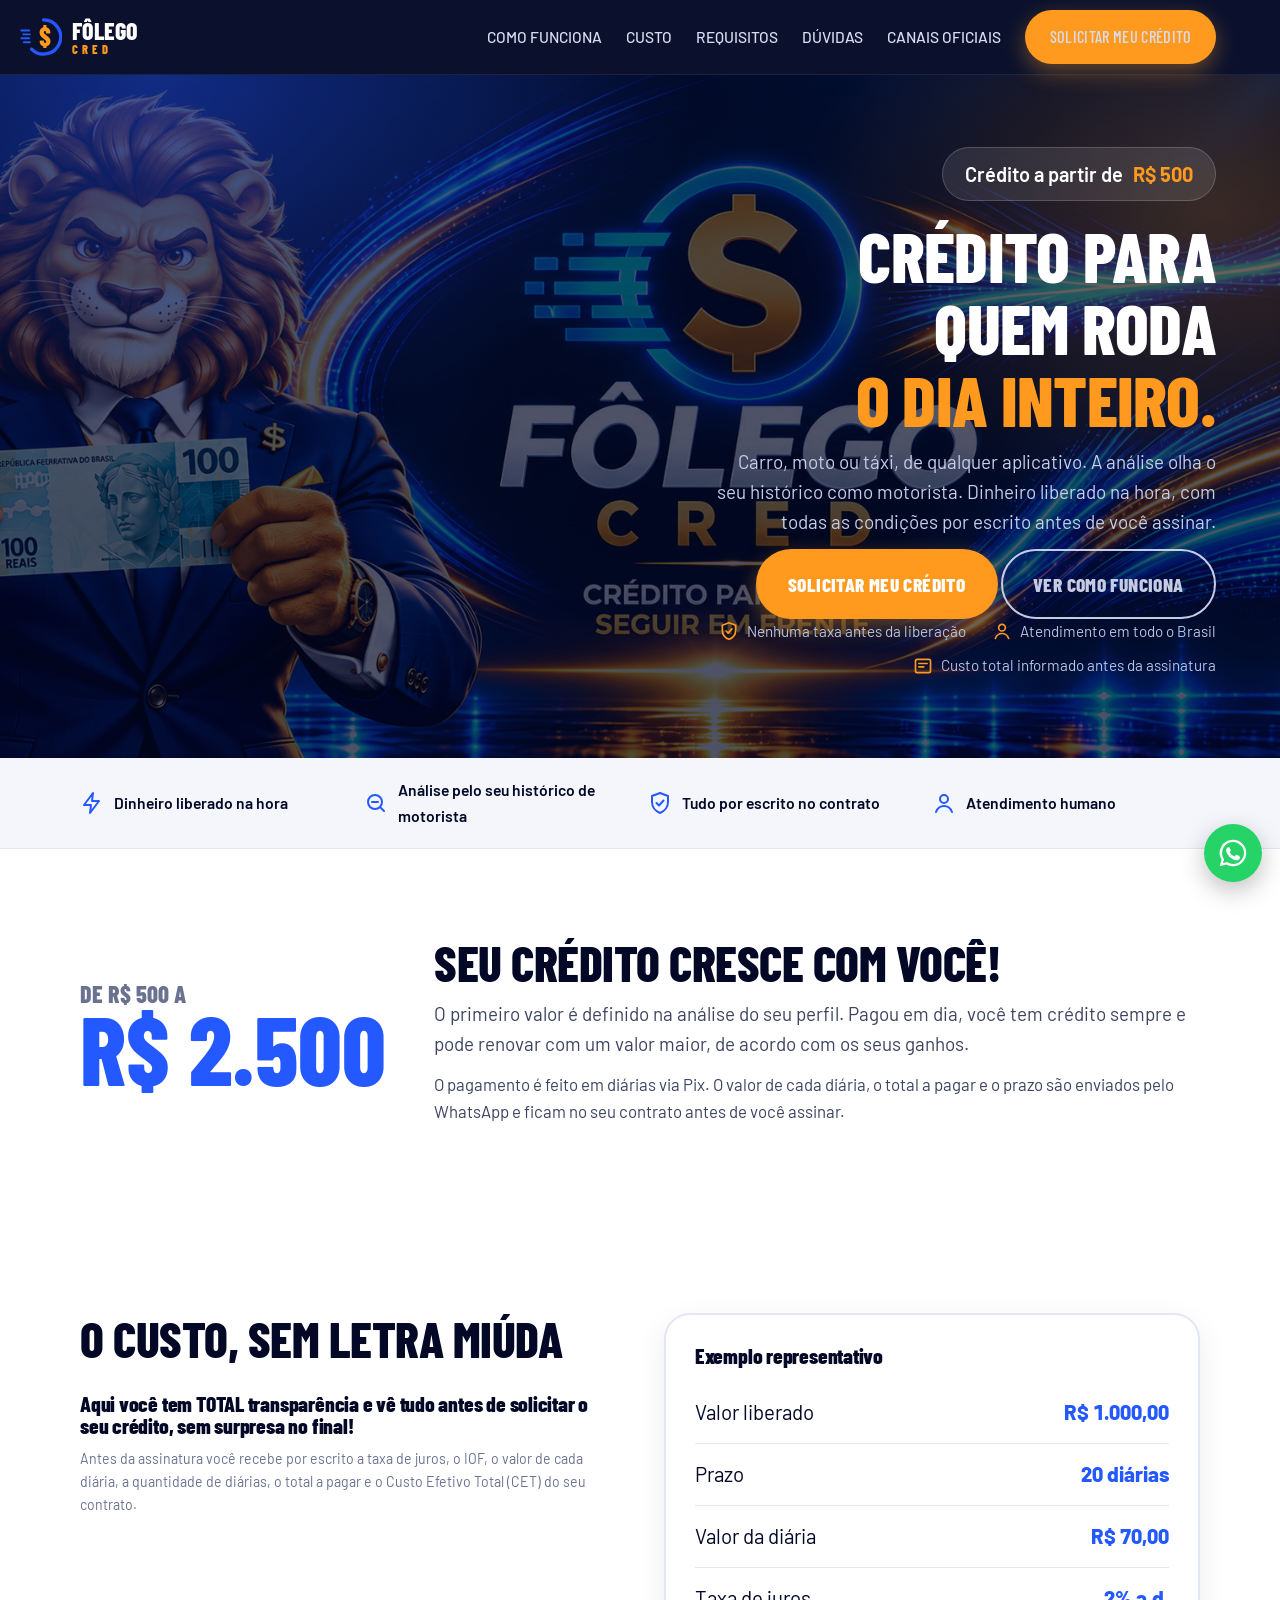
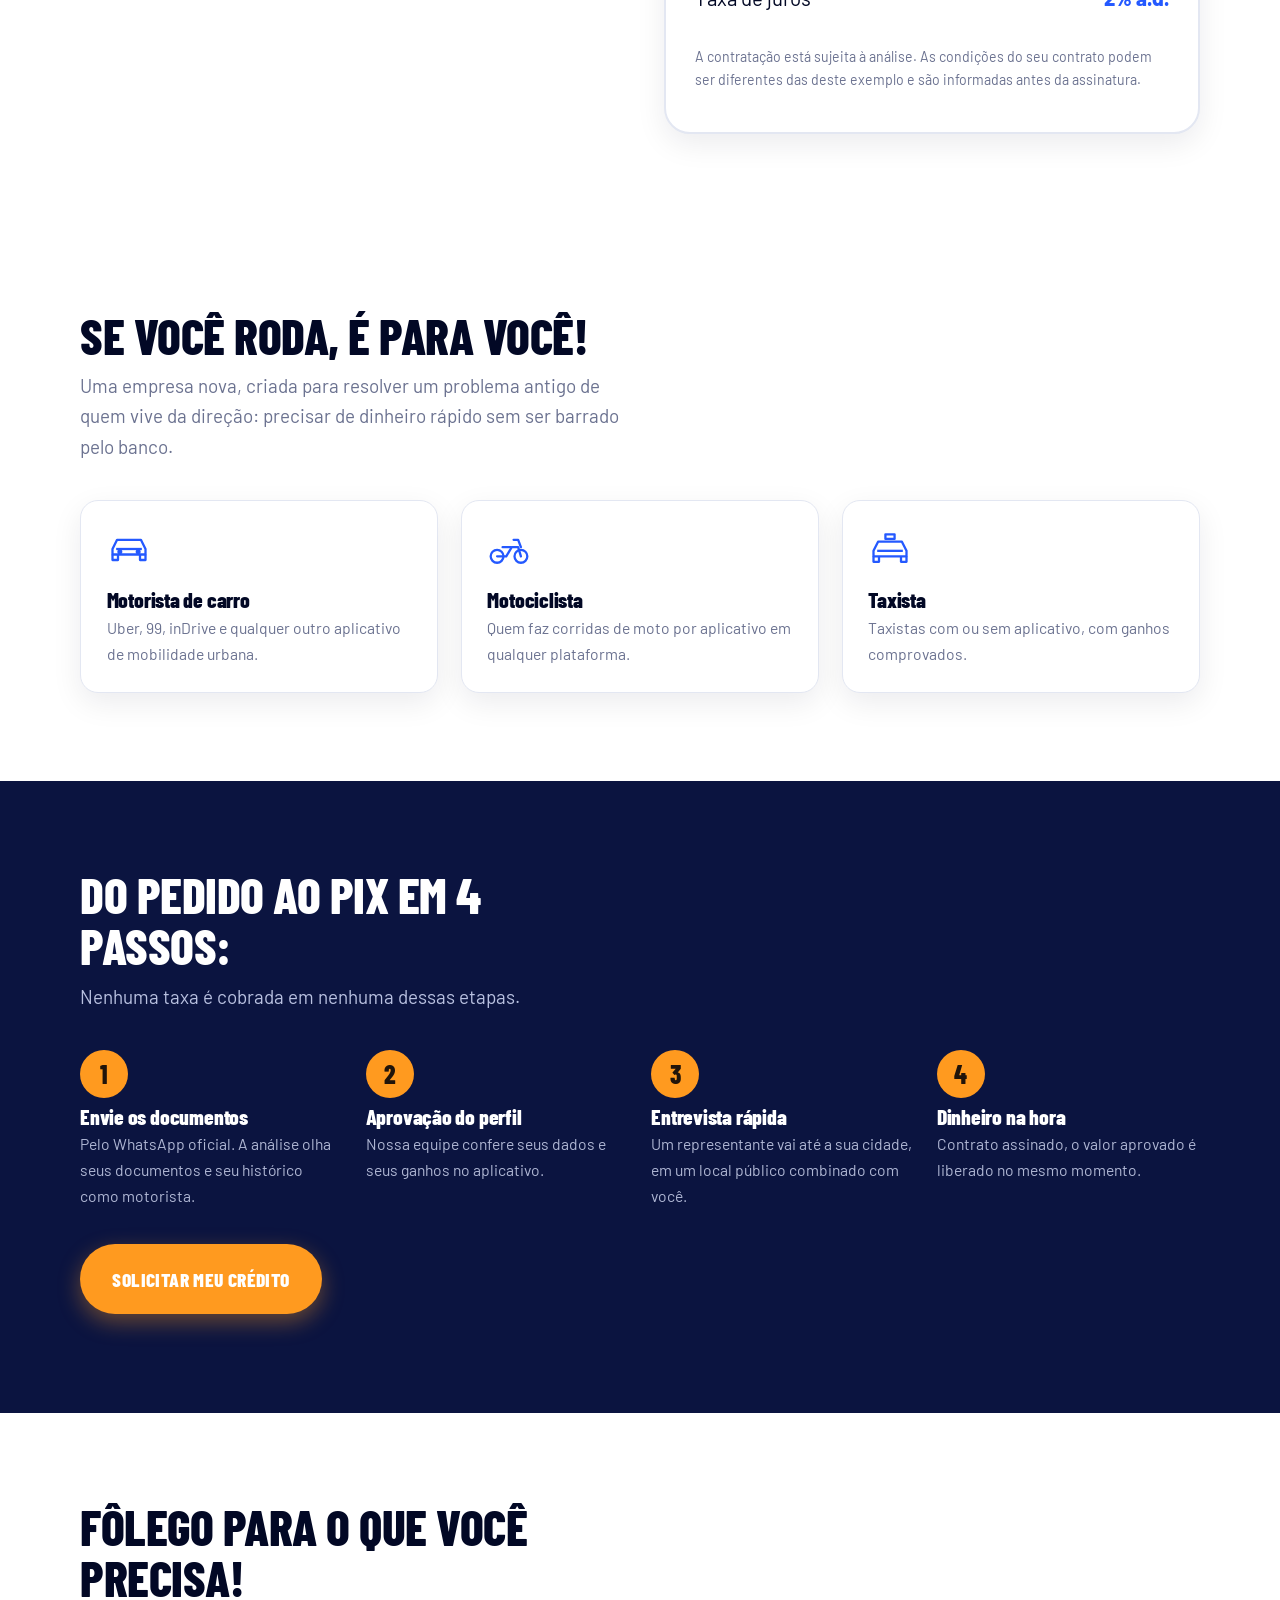
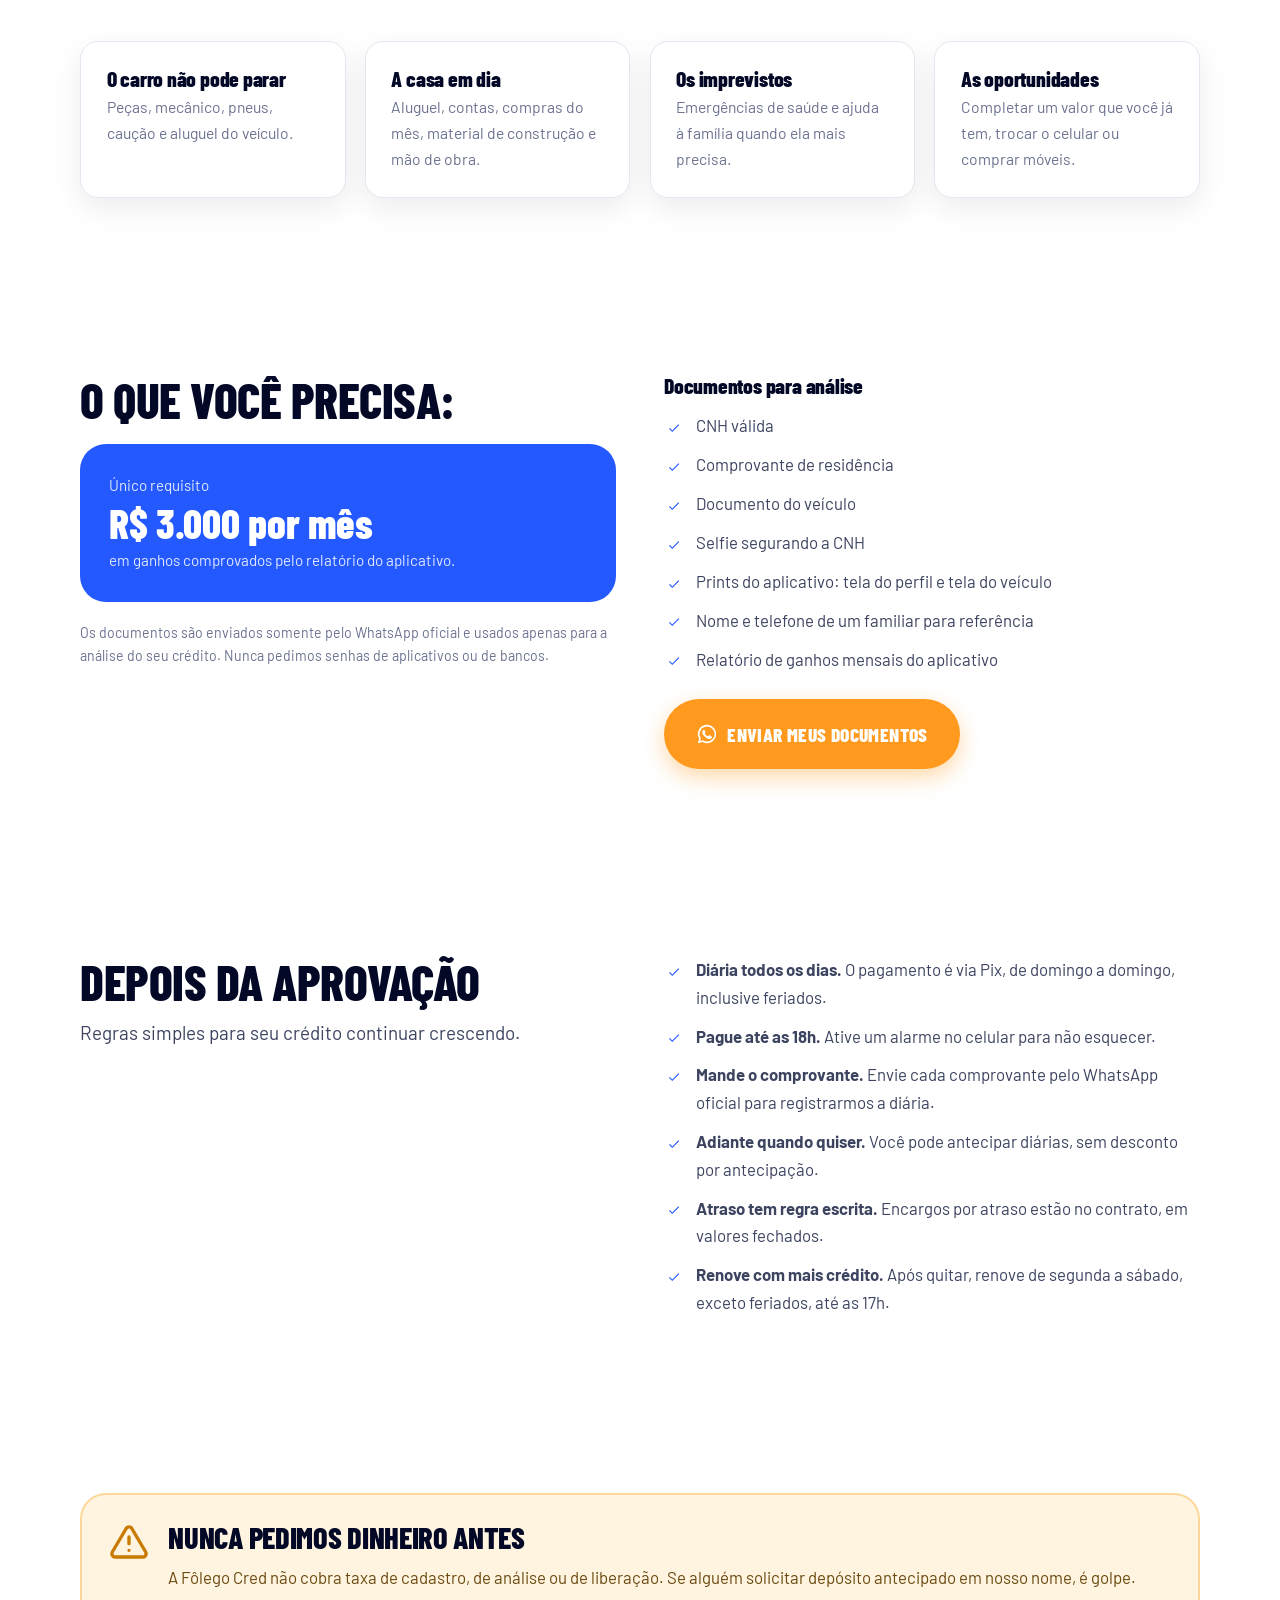
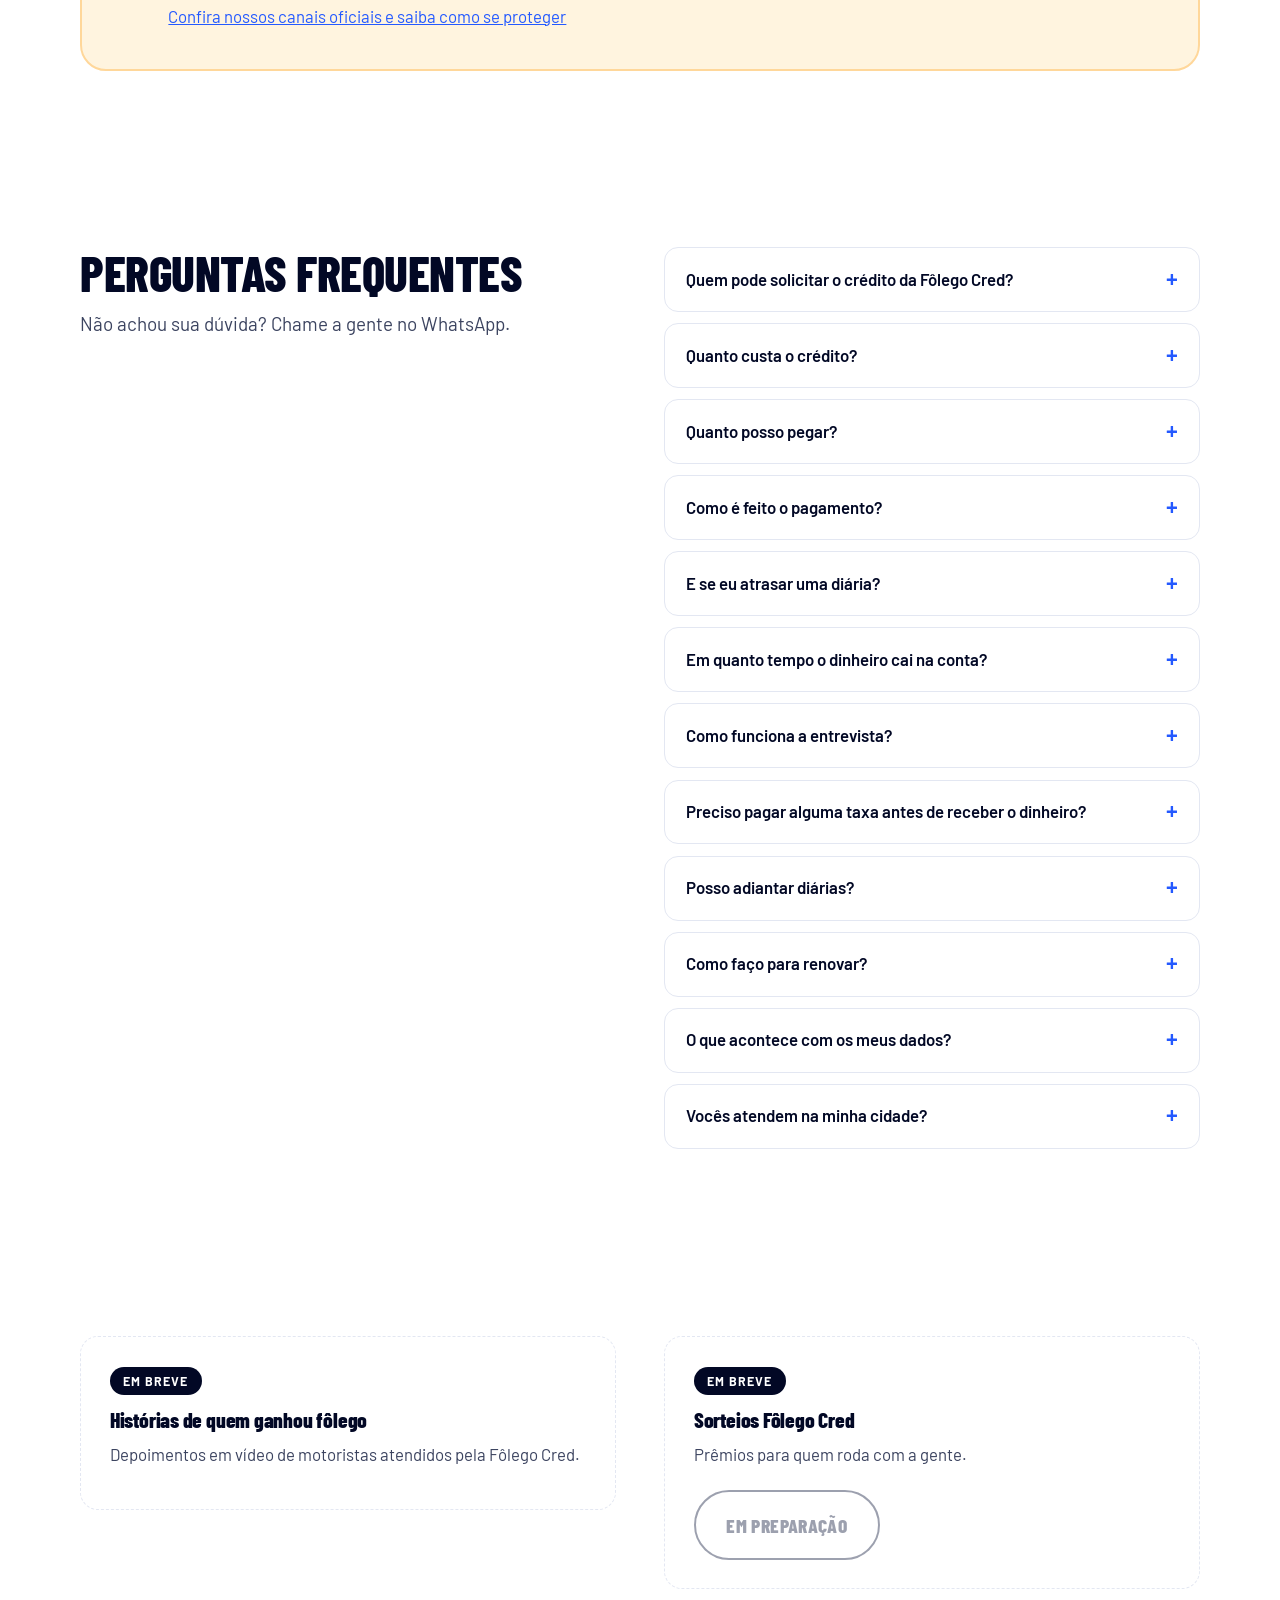
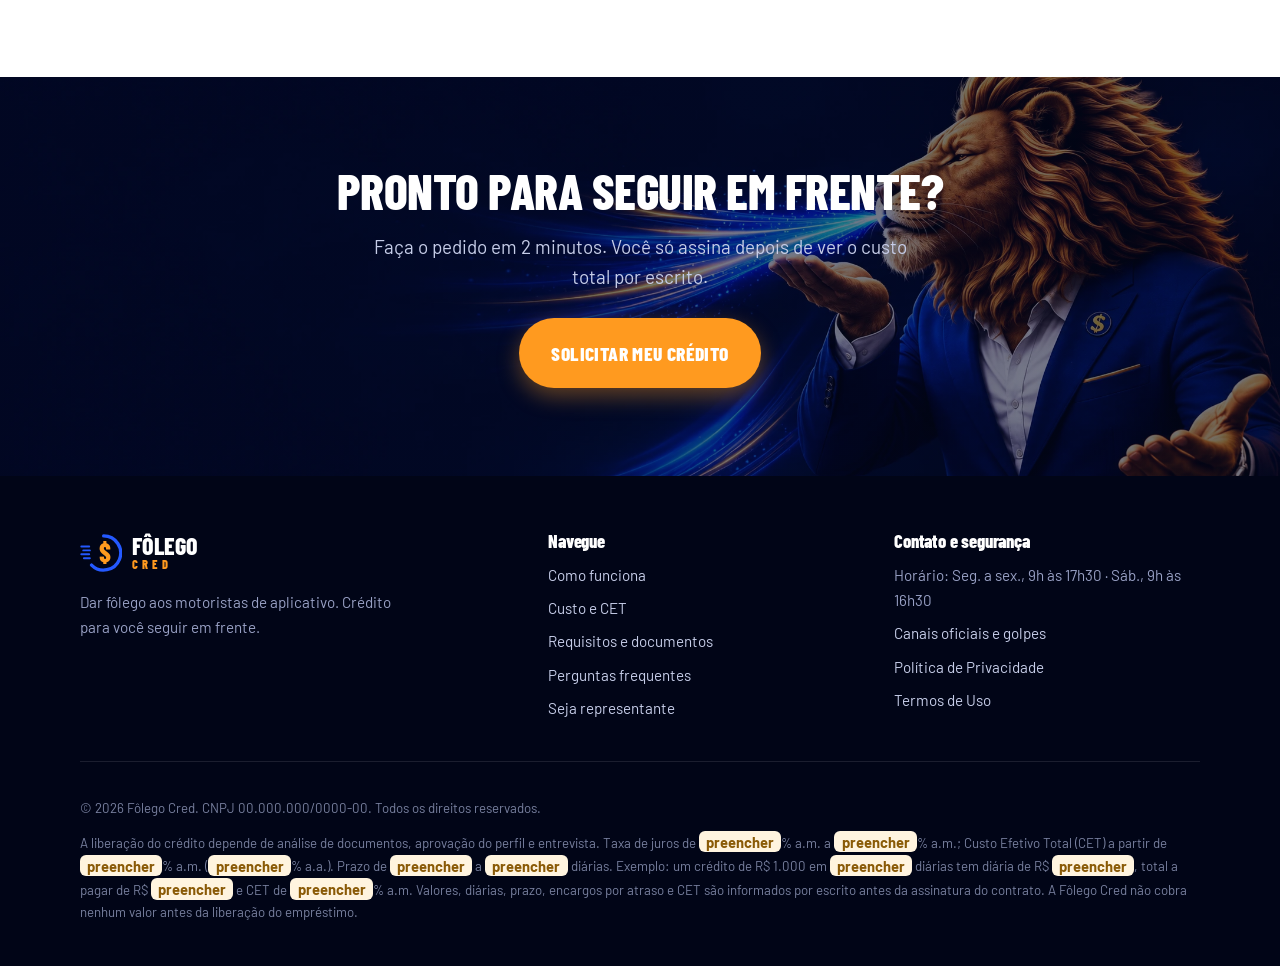
<file: index.html>
<!doctype html>
<html lang="pt-BR">
<head>
<meta charset="utf-8">
<meta name="viewport" content="width=device-width, initial-scale=1, viewport-fit=cover">
<title>Fôlego Cred | Empréstimo para motorista de aplicativo e taxista</title>
<meta name="description" content="Crédito de R$ 500 a R$ 2.500 para motoristas de carro, moto e táxi de todo o Brasil. Análise pelo seu histórico como motorista e dinheiro liberado na hora.">
<link rel="canonical" href="https://www.folegocred.com.br/">
<meta name="theme-color" content="#020825">
<meta property="og:type" content="website">
<meta property="og:locale" content="pt_BR">
<meta property="og:site_name" content="Fôlego Cred">
<meta property="og:title" content="Fôlego Cred | Empréstimo para motorista de aplicativo e taxista">
<meta property="og:description" content="Crédito de R$ 500 a R$ 2.500 para motoristas de carro, moto e táxi de todo o Brasil.">
<meta property="og:url" content="https://www.folegocred.com.br/">
<meta property="og:image" content="https://www.folegocred.com.br/assets/og-image.jpg">
<meta name="twitter:card" content="summary_large_image">
<link rel="icon" href="assets/favicon.svg" type="image/svg+xml">
<link rel="preload" as="image" href="assets/novofundo.png">
<link rel="preconnect" href="https://fonts.googleapis.com">
<link rel="preconnect" href="https://fonts.gstatic.com" crossorigin>
<link href="https://fonts.googleapis.com/css2?family=Barlow+Condensed:ital,wght@0,700;0,800;1,700&family=Barlow:wght@400;500;600;700&display=swap" rel="stylesheet">
<link rel="stylesheet" href="styles.css">
<script type="application/ld+json">{"@context":"https://schema.org","@type":"FinancialService","name":"Fôlego Cred","slogan":"Crédito para você seguir em frente","description":"Crédito para motoristas de aplicativo e taxistas de todo o Brasil.","url":"https://www.folegocred.com.br","logo":"https://www.folegocred.com.br/assets/favicon.svg","image":"https://www.folegocred.com.br/assets/og-image.jpg","areaServed":{"@type":"Country","name":"Brasil"}}</script>
<script type="application/ld+json">{"@context": "https://schema.org", "@type": "FAQPage", "mainEntity": [{"@type": "Question", "name": "Quem pode solicitar o crédito da Fôlego Cred?", "acceptedAnswer": {"@type": "Answer", "text": "Motoristas de carro e de moto de qualquer aplicativo de mobilidade urbana, e também taxistas, com ganhos a partir de R$ 3.000 por mês comprovados pelo relatório do aplicativo."}}, {"@type": "Question", "name": "Quanto custa o crédito?", "acceptedAnswer": {"@type": "Answer", "text": "O custo depende do valor aprovado e do prazo. Veja o exemplo representativo na seção \"O custo, sem letra miúda\". A taxa de juros, o IOF, o total a pagar e o CET do seu contrato são informados por escrito antes da assinatura."}}, {"@type": "Question", "name": "Quanto posso pegar?", "acceptedAnswer": {"@type": "Answer", "text": "Os valores vão de R$ 500 a R$ 2.500. O primeiro crédito é definido na análise, e o limite cresce conforme você paga em dia e conforme seus ganhos."}}, {"@type": "Question", "name": "Como é feito o pagamento?", "acceptedAnswer": {"@type": "Answer", "text": "Em diárias via Pix, todos os dias, inclusive sábados, domingos e feriados. O valor de cada diária, o total a pagar e o prazo aparecem no seu contrato antes da assinatura."}}, {"@type": "Question", "name": "E se eu atrasar uma diária?", "acceptedAnswer": {"@type": "Answer", "text": "Os encargos por atraso estão descritos no contrato, com valores fechados. Se você previr um atraso, avise pelo WhatsApp oficial antes do vencimento."}}, {"@type": "Question", "name": "Em quanto tempo o dinheiro cai na conta?", "acceptedAnswer": {"@type": "Answer", "text": "Na hora. Depois da aprovação do perfil e da entrevista, o valor é liberado no mesmo momento."}}, {"@type": "Question", "name": "Como funciona a entrevista?", "acceptedAnswer": {"@type": "Answer", "text": "Um representante da Fôlego Cred vai até a sua cidade. O encontro é rápido, serve para alinhar o contrato e acontece em um local público combinado para ficar bom para os dois lados."}}, {"@type": "Question", "name": "Preciso pagar alguma taxa antes de receber o dinheiro?", "acceptedAnswer": {"@type": "Answer", "text": "Não. A Fôlego Cred nunca cobra taxa de cadastro, de análise ou de liberação. Se alguém solicitar depósito antecipado em nosso nome, é golpe."}}, {"@type": "Question", "name": "Posso adiantar diárias?", "acceptedAnswer": {"@type": "Answer", "text": "Pode, quando quiser. Só não há desconto por antecipação."}}, {"@type": "Question", "name": "Como faço para renovar?", "acceptedAnswer": {"@type": "Answer", "text": "Depois de quitar o contrato atual, a renovação é feita de segunda a sábado, exceto feriados, até as 17h. Quem paga em dia tem crédito sempre, com possibilidade de valor maior."}}, {"@type": "Question", "name": "O que acontece com os meus dados?", "acceptedAnswer": {"@type": "Answer", "text": "Eles são usados apenas para a análise e o atendimento, e não são vendidos a terceiros. Você pode solicitar a exclusão a qualquer momento pelos canais oficiais, conforme a Política de Privacidade."}}, {"@type": "Question", "name": "Vocês atendem na minha cidade?", "acceptedAnswer": {"@type": "Answer", "text": "A Fôlego Cred atende motoristas de todo o Brasil. Faça o pedido pelo site ou chame no WhatsApp para combinar a entrevista."}}]}</script>
</head>
<body data-pagina="inicio">
<a class="pular" href="#conteudo">Pular para o conteúdo</a>

<header class="topo">
  <div class="wrap">
    <a class="marca" href="index.html" aria-label="Fôlego Cred, página inicial"><svg viewBox="0 0 64 64" aria-hidden="true"><g stroke="#2459FF" stroke-width="3" stroke-linecap="round"><path d="M2 22h12M5 28h10M2 34h12M6 40h9"/></g><path d="M36 6a26 26 0 1 1-18.4 44.4" fill="none" stroke="#2459FF" stroke-width="5" stroke-linecap="round"/><text x="38" y="45" text-anchor="middle" font-family="Barlow Condensed,Arial" font-weight="800" font-size="40" fill="#FF9A1F">$</text></svg><span class="marca-nome">Fôlego<small>Cred</small></span></a>
    <button class="menu-botao" aria-expanded="false" aria-controls="menu" aria-label="Abrir menu"><svg width="22" height="22" viewBox="0 0 24 24" fill="none" stroke="currentColor" stroke-width="2.2" stroke-linecap="round"><path d="M3 6h18M3 12h18M3 18h18"/></svg></button>
    <nav class="menu" id="menu" aria-label="Principal">
      <a href="#como-funciona">COMO FUNCIONA</a>
      <a href="#custo">CUSTO</a>
      <a href="#requisitos">REQUISITOS</a>
      <a href="#perguntas">DÚVIDAS</a>
      <a href="canais-oficiais.html">CANAIS OFICIAIS</a>
      <a class="btn btn-laranja" href="#pedido">SOLICITAR MEU CRÉDITO</a>
    </nav>
  </div>
</header>

<main id="conteudo">

<section class="hero" aria-labelledby="titulo-hero">
  <div class="hero-midia-pc" aria-hidden="true">
    <img src="assets/novofundo.png" alt="" width="1938" height="811" loading="eager">
  </div>
  <div class="wrap">
    <div class="hero-texto" id="pedido">
      <span class="selo-topo">Crédito a partir de <b>R$ 500</b></span>
      <h1 id="titulo-hero">Crédito para <br>quem roda<span class="l2">o dia inteiro.</span></h1>
      <p class="intro">Carro, moto ou táxi, de qualquer aplicativo. A análise olha o seu histórico como motorista. Dinheiro liberado na hora, com todas as condições por escrito antes de você assinar.</p>
      <div class="hero-acoes">
        <a class="btn btn-laranja" href="#pedido">Solicitar meu crédito</a>
        <a class="btn btn-contorno" href="#como-funciona">Ver como funciona</a>
      </div>
      <ul class="hero-selos">
        <li><svg viewBox="0 0 24 24" fill="none" stroke="currentColor" stroke-width="2" stroke-linecap="round" stroke-linejoin="round" aria-hidden="true"><path d="M12 2 4 5v6c0 5 3.4 9.3 8 11 4.6-1.7 8-6 8-11V5l-8-3z"/><path d="m8.5 12 2.5 2.5 4.5-5"/></svg> Nenhuma taxa antes da liberação</li>
        <li><svg viewBox="0 0 24 24" fill="none" stroke="currentColor" stroke-width="2" stroke-linecap="round" aria-hidden="true"><circle cx="12" cy="8" r="4"/><path d="M4 21c1.5-4 4.5-6 8-6s6.5 2 8 6"/></svg> Atendimento em todo o Brasil</li>
        <li><svg viewBox="0 0 24 24" fill="none" stroke="currentColor" stroke-width="2" stroke-linecap="round" stroke-linejoin="round" aria-hidden="true"><rect x="3" y="4" width="18" height="16" rx="2"/><path d="M7 9h10M7 13h6"/></svg> Custo total informado antes da assinatura</li>
      </ul>
    </div>
  </div>
</section>

<section class="faixa" aria-label="Nossos diferenciais">
  <div class="wrap"><ul>
    <li><svg viewBox="0 0 24 24" fill="none" stroke="currentColor" stroke-width="2" stroke-linejoin="round" aria-hidden="true"><path d="M13 2 4 14h7l-1 8 9-12h-7l1-8z"/></svg> Dinheiro liberado na hora</li>
    <li><svg viewBox="0 0 24 24" fill="none" stroke="currentColor" stroke-width="2" stroke-linecap="round" aria-hidden="true"><circle cx="11" cy="11" r="7"/><path d="m20 20-4-4"/><path d="M8 11h6"/></svg> Análise pelo seu histórico de motorista</li>
    <li><svg viewBox="0 0 24 24" fill="none" stroke="currentColor" stroke-width="2" stroke-linecap="round" stroke-linejoin="round" aria-hidden="true"><path d="M12 2 4 5v6c0 5 3.4 9.3 8 11 4.6-1.7 8-6 8-11V5l-8-3z"/><path d="m8.5 12 2.5 2.5 4.5-5"/></svg> Tudo por escrito no contrato</li>
    <li><svg viewBox="0 0 24 24" fill="none" stroke="currentColor" stroke-width="2" stroke-linecap="round" aria-hidden="true"><circle cx="12" cy="8" r="4"/><path d="M4 21c1.5-4 4.5-6 8-6s6.5 2 8 6"/></svg> Atendimento humano</li>
  </ul></div>
</section>

<section class="secao" aria-labelledby="t-valor">
  <div class="wrap valor">
    <p class="valor-numero" aria-hidden="true"><span class="de">de R$ 500 a</span><span class="ate">R$ 2.500</span></p>
    <div>
      <h2 id="t-valor">Seu crédito cresce com você!</h2>
      <p class="intro">O primeiro valor é definido na análise do seu perfil. Pagou em dia, você tem crédito sempre e pode renovar com um valor maior, de acordo com os seus ganhos.</p>
      <p>O pagamento é feito em diárias via Pix. O valor de cada diária, o total a pagar e o prazo são enviados pelo WhatsApp e ficam no seu contrato antes de você assinar.</p>
    </div>
  </div>
</section>

<section class="secao secao-clara" id="custo" aria-labelledby="t-custo">
  <div class="wrap duas">
    <div> 
      <h2 id="t-custo">O custo, sem letra miúda</h2>
      <br>
      <h3>Aqui você  tem TOTAL transparência e vê tudo antes de solicitar o seu crédito, sem surpresa no final!</h3>
      <p class="nota">Antes da assinatura você recebe por escrito a taxa de juros, o IOF, o valor de cada diária, a quantidade de diárias, o total a pagar e o Custo Efetivo Total (CET) do seu contrato.</p>
    </div>
    <div class="custo">
      <h3 style="margin-bottom:1rem">Exemplo representativo</h3>
      <table>
        <tbody>
          <tr class="linha-principal"><td>Valor liberado</td><td>R$ 1.000,00</td></tr>
          <tr class="linha-principal"><td>Prazo</td><td>20 diárias</td></tr>
          <tr class="linha-principal"><td>Valor da diária</td><td>R$ 70,00</td></tr>
          <tr class="linha-principal"><td>Taxa de juros</td><td>2% a.d.</td></tr>
          <!--<tr class="linha-principal"><td>IOF</td><td>2% a.d.</td></tr>-->
        <!--  <tr><td>IOF</td><td>R$ <span class="preencher">preencher</span></td></tr>-->
      <!--  <tr class="destaque"><td><strong>CET</strong></td><td><span class="preencher">preencher</span>% a.m. (<span class="preencher">preencher</span>% a.a.)</td></tr>-->
        </tbody>
      </table>
      <p class="nota" style="margin-top:1rem">A contratação está sujeita à análise. As condições do seu contrato podem ser diferentes das deste exemplo e são informadas antes da assinatura.</p>
    </div>
  </div>
</section>

<section class="secao" aria-labelledby="t-publico">
  <div class="wrap">
    <div class="cabecalho-secao"><h2 id="t-publico">Se você roda, é para você!</h2><p class="intro">Uma empresa nova, criada para resolver um problema antigo de quem vive da direção: precisar de dinheiro rápido sem ser barrado pelo banco.</p></div>
    <div class="cartoes">
      <div><svg viewBox="0 0 48 48" fill="none" stroke="currentColor" stroke-width="2.5" stroke-linejoin="round" aria-hidden="true"><path d="M6 30v-6l5-10h26l5 10v6z"/><path d="M6 30v6h6v-6M36 30v6h6v-6"/><path d="M10 24h28"/><circle cx="14" cy="27" r="1.5" fill="currentColor"/><circle cx="34" cy="27" r="1.5" fill="currentColor"/></svg><h3>Motorista de carro</h3><p>Uber, 99, inDrive e qualquer outro aplicativo de mobilidade urbana.</p></div>
      <div><svg viewBox="0 0 48 48" fill="none" stroke="currentColor" stroke-width="2.5" stroke-linecap="round" stroke-linejoin="round" aria-hidden="true"><circle cx="11" cy="32" r="7"/><circle cx="37" cy="32" r="7"/><path d="M11 32h10l6-10h7l3 10"/><path d="M29 14h5l3 8M17 22h9"/></svg><h3>Motociclista</h3><p>Quem faz corridas de moto por aplicativo em qualquer plataforma.</p></div>
      <div><svg viewBox="0 0 48 48" fill="none" stroke="currentColor" stroke-width="2.5" stroke-linejoin="round" aria-hidden="true"><path d="M19 8h10v5H19z"/><path d="M6 32v-6l5-10h26l5 10v6z"/><path d="M6 32v6h6v-6M36 32v6h6v-6"/><path d="M10 26h28"/></svg><h3>Taxista</h3><p>Taxistas com ou sem aplicativo, com ganhos comprovados.</p></div>
    </div>
  </div>
</section>

<section class="secao secao-escura" id="como-funciona" aria-labelledby="t-como">
  <div class="wrap">
    <div class="cabecalho-secao"><h2 id="t-como">Do pedido ao Pix em 4 passos:</h2><p class="intro">Nenhuma taxa é cobrada em nenhuma dessas etapas.</p></div>
    <ol class="passos">
      <li><h3>Envie os documentos</h3><p>Pelo WhatsApp oficial. A análise olha seus documentos e seu histórico como motorista.</p></li>
      <li><h3>Aprovação do perfil</h3><p>Nossa equipe confere seus dados e seus ganhos no aplicativo.</p></li>
      <li><h3>Entrevista rápida</h3><p>Um representante vai até a sua cidade, em um local público combinado com você.</p></li>
      <li><h3>Dinheiro na hora</h3><p>Contrato assinado, o valor aprovado é liberado no mesmo momento.</p></li>
    </ol>
    <p style="margin-top:2.2rem"><a class="btn btn-laranja" href="#pedido">Solicitar meu crédito</a></p>
  </div>
</section>

<section class="secao secao-clara" aria-labelledby="t-para">
  <div class="wrap">
    <div class="cabecalho-secao"><h2 id="t-para">Fôlego para o que você precisa!</h2></div>
    <div class="grupos">
      <div class="grupo"><h3>O carro não pode parar</h3><p>Peças, mecânico, pneus, caução e aluguel do veículo.</p></div>
      <div class="grupo"><h3>A casa em dia</h3><p>Aluguel, contas, compras do mês, material de construção e mão de obra.</p></div>
      <div class="grupo"><h3>Os imprevistos</h3><p>Emergências de saúde e ajuda à família quando ela mais precisa.</p></div>
      <div class="grupo"><h3>As oportunidades</h3><p>Completar um valor que você já tem, trocar o celular ou comprar móveis.</p></div>
    </div>
  </div>
</section>

<section class="secao" id="requisitos" aria-labelledby="t-req">
  <div class="wrap duas">
    <div>
      <h2 id="t-req">O que você precisa:</h2>
      <div class="requisito">
        <p>Único requisito</p>
        <span class="grande">R$ 3.000 por mês</span>
        <p>em ganhos comprovados pelo relatório do aplicativo.</p>
      </div>
      <p class="nota">Os documentos são enviados somente pelo WhatsApp oficial e usados apenas para a análise do seu crédito. Nunca pedimos senhas de aplicativos ou de bancos.</p>
    </div>
    <div>
      <h3>Documentos para análise</h3>
      <ul class="lista-check" style="margin-top:1rem">
        <li>CNH válida</li>
        <li>Comprovante de residência</li>
        <li>Documento do veículo</li>
        <li>Selfie segurando a CNH</li>
        <li>Prints do aplicativo: tela do perfil e tela do veículo</li>
        <li>Nome e telefone de um familiar para referência</li>
        <li>Relatório de ganhos mensais do aplicativo</li>
      </ul>
      <p style="margin-top:1.6rem"><a class="btn btn-laranja" href="#" data-zap="Olá! Quero enviar meus documentos para análise na Fôlego Cred."><svg viewBox="0 0 24 24" fill="currentColor" aria-hidden="true"><path d="M12 2a10 10 0 0 0-8.6 15.1L2 22l5-1.3A10 10 0 1 0 12 2zm0 18.2a8.2 8.2 0 0 1-4.2-1.2l-.3-.2-3 .8.8-2.9-.2-.3A8.2 8.2 0 1 1 12 20.2zm4.5-6.1c-.2-.1-1.5-.7-1.7-.8-.2-.1-.4-.1-.6.1l-.8 1c-.1.2-.3.2-.5.1a6.7 6.7 0 0 1-3.3-2.9c-.2-.4.2-.4.7-1.3.1-.2 0-.3 0-.4l-.8-1.8c-.2-.5-.4-.4-.6-.4h-.5a1 1 0 0 0-.7.3 3 3 0 0 0-.9 2.2c0 1.3.9 2.5 1.1 2.7.1.2 1.8 2.8 4.4 3.9 1.6.7 2.3.8 3.1.6.5-.1 1.5-.6 1.7-1.2.2-.6.2-1.1.2-1.2-.1-.1-.2-.2-.5-.3z"/></svg> Enviar meus documentos</a></p>
    </div>
  </div>
</section>

<section class="secao secao-clara" aria-labelledby="t-depois">
  <div class="wrap duas">
    <div>
      <h2 id="t-depois">Depois da aprovação</h2>
      <p class="intro">Regras simples para seu crédito continuar crescendo.</p>
    </div>
    <ul class="lista-check">
      <li><strong>Diária todos os dias.</strong> O pagamento é via Pix, de domingo a domingo, inclusive feriados.</li>
      <li><strong>Pague até as 18h.</strong> Ative um alarme no celular para não esquecer.</li>
      <li><strong>Mande o comprovante.</strong> Envie cada comprovante pelo WhatsApp oficial para registrarmos a diária.</li>
      <li><strong>Adiante quando quiser.</strong> Você pode antecipar diárias, sem desconto por antecipação.</li>
      <li><strong>Atraso tem regra escrita.</strong> Encargos por atraso estão no contrato, em valores fechados.</li>
      <li><strong>Renove com mais crédito.</strong> Após quitar, renove de segunda a sábado, exceto feriados, até as 17h.</li>
    </ul>
  </div>
</section>

<section class="secao" aria-labelledby="t-golpe">
  <div class="wrap">
    <div class="aviso">
      <svg viewBox="0 0 24 24" fill="none" stroke="currentColor" stroke-width="2" stroke-linecap="round" stroke-linejoin="round" aria-hidden="true"><path d="M10.3 3.9 2 18a2 2 0 0 0 1.7 3h16.6a2 2 0 0 0 1.7-3L13.7 3.9a2 2 0 0 0-3.4 0z"/><path d="M12 9v4M12 17h.01"/></svg>
      <div>
        <h2 id="t-golpe">Nunca pedimos dinheiro antes</h2>
        <p>A Fôlego Cred não cobra taxa de cadastro, de análise ou de liberação. Se alguém solicitar depósito antecipado em nosso nome, é golpe.</p>
        <p><a href="canais-oficiais.html">Confira nossos canais oficiais e saiba como se proteger</a></p>
      </div>
    </div>
  </div>
</section>

<section class="secao secao-clara" id="perguntas" aria-labelledby="t-faq">
  <div class="wrap duas">
    <div><h2 id="t-faq">Perguntas frequentes</h2><p class="intro">Não achou sua dúvida? Chame a gente no WhatsApp.</p></div>
    <div class="faq">
      <details><summary>Quem pode solicitar o crédito da Fôlego Cred?</summary><p>Motoristas de carro e de moto de qualquer aplicativo de mobilidade urbana, e também taxistas, com ganhos a partir de R$ 3.000 por mês comprovados pelo relatório do aplicativo.</p></details>
      <details><summary>Quanto custa o crédito?</summary><p>O custo depende do valor aprovado e do prazo. Veja o exemplo representativo na seção "O custo, sem letra miúda". A taxa de juros, o IOF, o total a pagar e o CET do seu contrato são informados por escrito antes da assinatura.</p></details>
      <details><summary>Quanto posso pegar?</summary><p>Os valores vão de R$ 500 a R$ 2.500. O primeiro crédito é definido na análise, e o limite cresce conforme você paga em dia e conforme seus ganhos.</p></details>
      <details><summary>Como é feito o pagamento?</summary><p>Em diárias via Pix, todos os dias, inclusive sábados, domingos e feriados. O valor de cada diária, o total a pagar e o prazo aparecem no seu contrato antes da assinatura.</p></details>
      <details><summary>E se eu atrasar uma diária?</summary><p>Os encargos por atraso estão descritos no contrato, com valores fechados. Se você previr um atraso, avise pelo WhatsApp oficial antes do vencimento.</p></details>
      <details><summary>Em quanto tempo o dinheiro cai na conta?</summary><p>Na hora. Depois da aprovação do perfil e da entrevista, o valor é liberado no mesmo momento.</p></details>
      <details><summary>Como funciona a entrevista?</summary><p>Um representante da Fôlego Cred vai até a sua cidade. O encontro é rápido, serve para alinhar o contrato e acontece em um local público combinado para ficar bom para os dois lados.</p></details>
      <details><summary>Preciso pagar alguma taxa antes de receber o dinheiro?</summary><p>Não. A Fôlego Cred nunca cobra taxa de cadastro, de análise ou de liberação. Se alguém solicitar depósito antecipado em nosso nome, é golpe.</p></details>
      <details><summary>Posso adiantar diárias?</summary><p>Pode, quando quiser. Só não há desconto por antecipação.</p></details>
      <details><summary>Como faço para renovar?</summary><p>Depois de quitar o contrato atual, a renovação é feita de segunda a sábado, exceto feriados, até as 17h. Quem paga em dia tem crédito sempre, com possibilidade de valor maior.</p></details>
      <details><summary>O que acontece com os meus dados?</summary><p>Eles são usados apenas para a análise e o atendimento, e não são vendidos a terceiros. Você pode solicitar a exclusão a qualquer momento pelos canais oficiais, conforme a Política de Privacidade.</p></details>
      <details><summary>Vocês atendem na minha cidade?</summary><p>A Fôlego Cred atende motoristas de todo o Brasil. Faça o pedido pelo site ou chame no WhatsApp para combinar a entrevista.</p></details>
    </div>
  </div>
</section>

<section class="secao" aria-labelledby="t-dep">
  <div class="wrap duas">
    <div class="reservado" id="depoimentos">
      <span class="selo-breve">Em breve</span>
      <h3 id="t-dep" style="margin-top:.8rem">Histórias de quem ganhou fôlego</h3>
      <p>Depoimentos em vídeo de motoristas atendidos pela Fôlego Cred.</p>
    </div>
    <div class="reservado" id="sorteio">
      <span class="selo-breve">Em breve</span>
      <h3 style="margin-top:.8rem">Sorteios Fôlego Cred</h3>
      <p>Prêmios para quem roda com a gente.</p>
      <a class="btn btn-contorno" style="color:var(--grafite);margin-top:.6rem" data-sorteio>Em preparação</a>
    </div>
  </div>
</section>

<section class="secao chamada" aria-labelledby="t-final">
  <div class="leao-rodape" aria-hidden="true"></div>
  <div class="wrap">
    <h2 id="t-final">Pronto para seguir em frente?</h2>
    <p class="intro" style="max-width:52ch;margin:0 auto 1.6rem">Faça o pedido em 2 minutos. Você só assina depois de ver o custo total por escrito.</p>
    <a class="btn btn-laranja" href="#pedido">Solicitar meu crédito</a>
  </div>
</section>

</main>

<footer class="rodape">
  <div class="wrap">
    <div class="colunas">
      <div>
        <a class="marca" href="index.html" aria-label="Fôlego Cred"><svg viewBox="0 0 64 64" aria-hidden="true"><g stroke="#2459FF" stroke-width="3" stroke-linecap="round"><path d="M2 22h12M5 28h10M2 34h12M6 40h9"/></g><path d="M36 6a26 26 0 1 1-18.4 44.4" fill="none" stroke="#2459FF" stroke-width="5" stroke-linecap="round"/><text x="38" y="45" text-anchor="middle" font-family="Barlow Condensed,Arial" font-weight="800" font-size="40" fill="#FF9A1F">$</text></svg><span class="marca-nome">Fôlego<small>Cred</small></span></a>
        <p style="margin-top:1rem;max-width:36ch">Dar fôlego aos motoristas de aplicativo. Crédito para você seguir em frente.</p>
      </div>
      <div>
        <h3>Navegue</h3>
        <ul>
          <li><a href="#como-funciona">Como funciona</a></li>
          <li><a href="#custo">Custo e CET</a></li>
          <li><a href="#requisitos">Requisitos e documentos</a></li>
          <li><a href="#perguntas">Perguntas frequentes</a></li>
          <li><a href="seja-representante.html">Seja representante</a></li>
        </ul>
      </div>
      <div>
        <h3>Contato e segurança</h3>        <ul>
          <li>Horário: <span data-cfg="horario">Em breve</span></li>
          <li><a href="canais-oficiais.html">Canais oficiais e golpes</a></li>
          <li><a href="politica-de-privacidade.html">Política de Privacidade</a></li>
          <li><a href="termos-de-uso.html">Termos de Uso</a></li>
        </ul>
      </div>
    </div>
    <div class="legal">
      <p>© <span data-cfg="ano">2026</span> <span data-cfg="razao">Fôlego Cred</span>. CNPJ <span data-cfg="cnpj">00.000.000/0000-00</span>. Todos os direitos reservados.</p>
      <p>A liberação do crédito depende de análise de documentos, aprovação do perfil e entrevista. Taxa de juros de <span class="preencher">preencher</span>% a.m. a <span class="preencher">preencher</span>% a.m.; Custo Efetivo Total (CET) a partir de <span class="preencher">preencher</span>% a.m. (<span class="preencher">preencher</span>% a.a.). Prazo de <span class="preencher">preencher</span> a <span class="preencher">preencher</span> diárias. Exemplo: um crédito de R$ 1.000 em <span class="preencher">preencher</span> diárias tem diária de R$ <span class="preencher">preencher</span>, total a pagar de R$ <span class="preencher">preencher</span> e CET de <span class="preencher">preencher</span>% a.m. Valores, diárias, prazo, encargos por atraso e CET são informados por escrito antes da assinatura do contrato. A Fôlego Cred não cobra nenhum valor antes da liberação do empréstimo.</p>
    </div>
  </div>
</footer>

<a class="zap" href="#" hidden aria-label="Falar com a Fôlego Cred no WhatsApp"><svg viewBox="0 0 24 24" fill="currentColor" aria-hidden="true"><path d="M12 2a10 10 0 0 0-8.6 15.1L2 22l5-1.3A10 10 0 1 0 12 2zm0 18.2a8.2 8.2 0 0 1-4.2-1.2l-.3-.2-3 .8.8-2.9-.2-.3A8.2 8.2 0 1 1 12 20.2zm4.5-6.1c-.2-.1-1.5-.7-1.7-.8-.2-.1-.4-.1-.6.1l-.8 1c-.1.2-.3.2-.5.1a6.7 6.7 0 0 1-3.3-2.9c-.2-.4.2-.4.7-1.3.1-.2 0-.3 0-.4l-.8-1.8c-.2-.5-.4-.4-.6-.4h-.5a1 1 0 0 0-.7.3 3 3 0 0 0-.9 2.2c0 1.3.9 2.5 1.1 2.7.1.2 1.8 2.8 4.4 3.9 1.6.7 2.3.8 3.1.6.5-.1 1.5-.6 1.7-1.2.2-.6.2-1.1.2-1.2-.1-.1-.2-.2-.5-.3z"/></svg></a>

<div class="barra-fixa" aria-hidden="false"><a class="btn btn-laranja" href="#pedido">Solicitar meu crédito</a></div>

<div class="cookies" id="cookies" hidden role="region" aria-label="Aviso de cookies">
  <p>Usamos cookies de medição para entender como o site é usado e melhorar nossos anúncios. Saiba mais na <a href="politica-de-privacidade.html">Política de Privacidade</a>.</p>
  <div class="acoes"><button class="btn btn-laranja" data-cookies="aceito">Aceitar</button><button class="btn btn-contorno" data-cookies="recusado">Recusar</button></div>
</div>

<script src="config.js"></script>
<script src="script.js"></script>
</body>
</html>
</file>
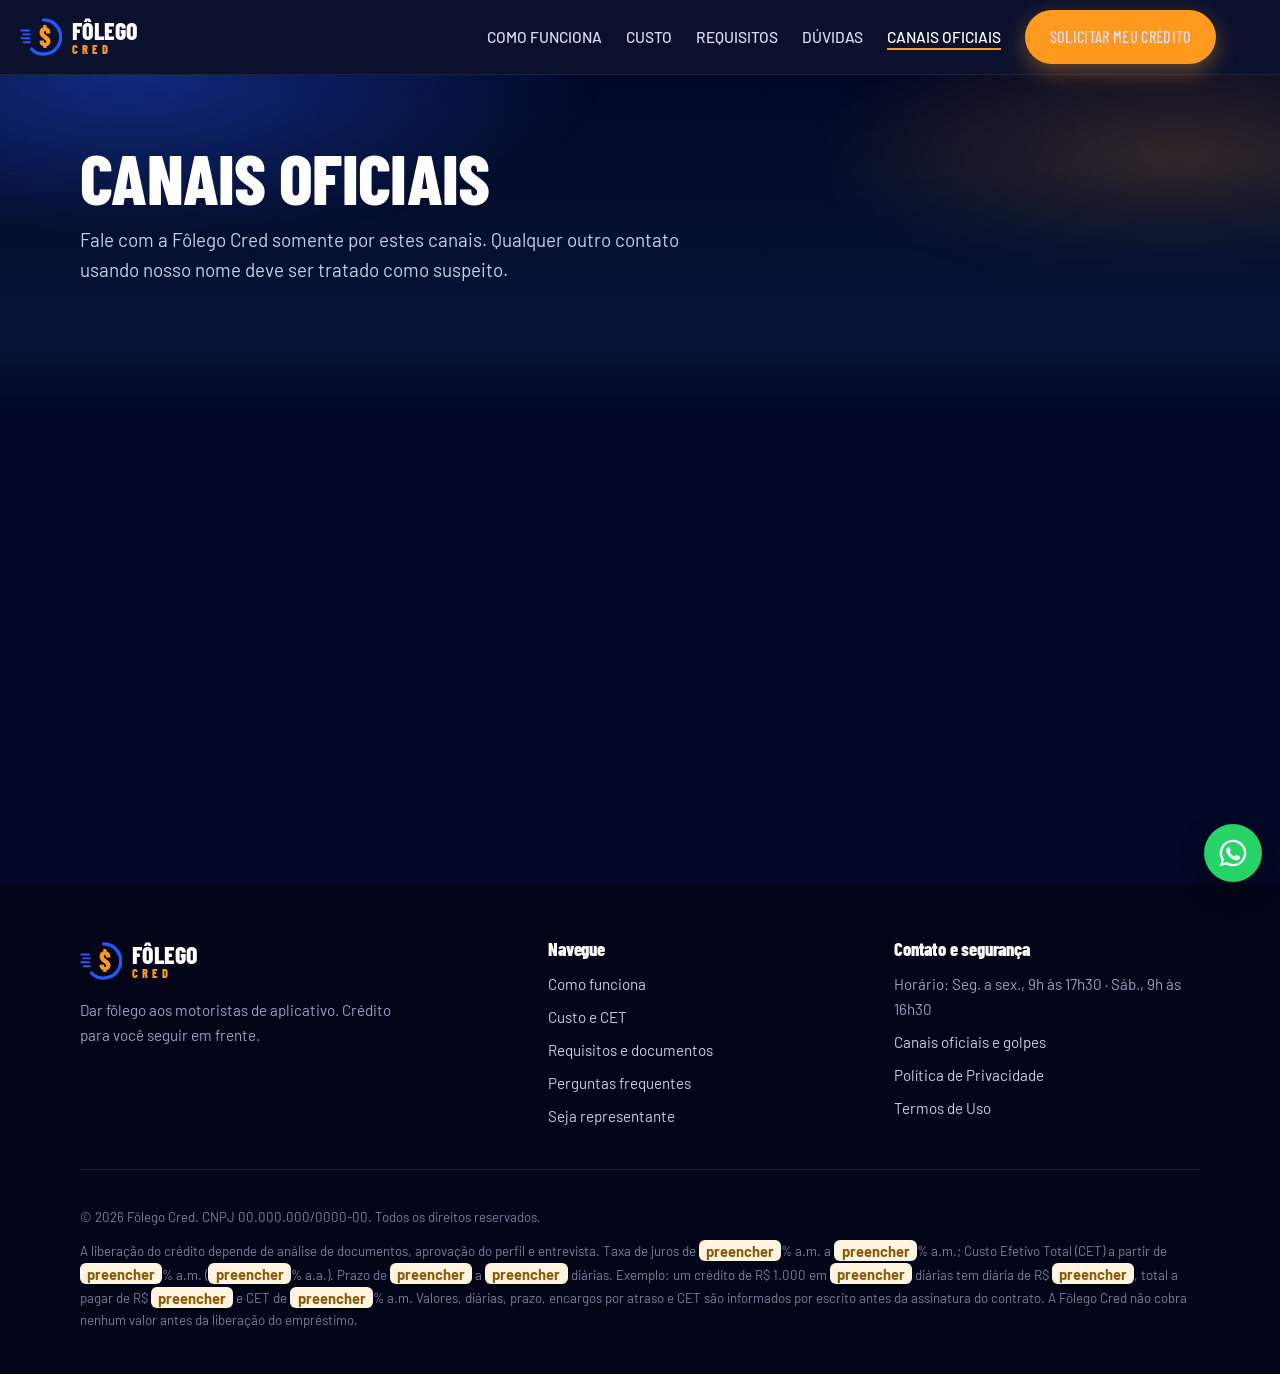
<file: canais-oficiais.html>
<!doctype html>
<html lang="pt-BR">
<head>
<meta charset="utf-8">
<meta name="viewport" content="width=device-width, initial-scale=1, viewport-fit=cover">
<title>Canais oficiais e proteção contra golpes | Fôlego Cred</title>
<meta name="description" content="Conheça os canais oficiais da Fôlego Cred e saiba como se proteger de golpes usando o nome da empresa.">
<link rel="canonical" href="https://www.folegocred.com.br/canais-oficiais.html">
<meta name="theme-color" content="#020825">
<meta property="og:type" content="website">
<meta property="og:locale" content="pt_BR">
<meta property="og:site_name" content="Fôlego Cred">
<meta property="og:title" content="Canais oficiais e proteção contra golpes | Fôlego Cred">
<meta property="og:description" content="Conheça os canais oficiais da Fôlego Cred e saiba como se proteger de golpes usando o nome da empresa.">
<meta property="og:url" content="https://www.folegocred.com.br/canais-oficiais.html">
<meta property="og:image" content="https://www.folegocred.com.br/assets/og-image.jpg">
<meta name="twitter:card" content="summary_large_image">
<link rel="icon" href="assets/favicon.svg" type="image/svg+xml">

<link rel="preconnect" href="https://fonts.googleapis.com">
<link rel="preconnect" href="https://fonts.gstatic.com" crossorigin>
<link href="https://fonts.googleapis.com/css2?family=Barlow+Condensed:ital,wght@0,700;0,800;1,700&family=Barlow:wght@400;500;600;700&display=swap" rel="stylesheet">
<link rel="stylesheet" href="styles.css">

</head>
<body data-pagina="canais">
<a class="pular" href="#conteudo">Pular para o conteúdo</a>
<header class="topo">
  <div class="wrap">
    <a class="marca" href="index.html" aria-label="Fôlego Cred, página inicial"><svg viewBox="0 0 64 64" aria-hidden="true"><g stroke="#2459FF" stroke-width="3" stroke-linecap="round"><path d="M2 22h12M5 28h10M2 34h12M6 40h9"/></g><path d="M36 6a26 26 0 1 1-18.4 44.4" fill="none" stroke="#2459FF" stroke-width="5" stroke-linecap="round"/><text x="38" y="45" text-anchor="middle" font-family="Barlow Condensed,Arial" font-weight="800" font-size="40" fill="#FF9A1F">$</text></svg><span class="marca-nome">Fôlego<small>Cred</small></span></a>
    <button class="menu-botao" aria-expanded="false" aria-controls="menu" aria-label="Abrir menu"><svg width="22" height="22" viewBox="0 0 24 24" fill="none" stroke="currentColor" stroke-width="2.2" stroke-linecap="round"><path d="M3 6h18M3 12h18M3 18h18"/></svg></button>
    <nav class="menu" id="menu" aria-label="Principal"><a href="index.html#como-funciona">COMO FUNCIONA</a><a href="index.html#custo">CUSTO</a><a href="index.html#requisitos">REQUISITOS</a><a href="index.html#perguntas">DÚVIDAS</a><a href="canais-oficiais.html" aria-current="page">CANAIS OFICIAIS</a><a class="btn btn-laranja" href="index.html#pedido">SOLICITAR MEU CRÉDITO</a></nav>
  </div>
</header>
<main id="conteudo">

<section class="cabeca-pagina cabeca-simples"><div class="wrap">
  <h1>Canais oficiais</h1>
  <p class="intro">Fale com a Fôlego Cred somente por estes canais. Qualquer outro contato usando nosso nome deve ser tratado como suspeito.</p>
</div></section>
<section class="arte-canais" aria-label="Fôlego Cred nas redes sociais">
  <picture>
    <source media="(max-width: 700px)" srcset="assets/canais-banner-cel.webp">
    <img src="assets/canais-banner.webp" alt="Arte da Fôlego Cred: mais que crédito, é fôlego pra você seguir. O leão mascote segura o perfil oficial do Instagram da marca." width="1920" height="809" loading="eager" decoding="async">
  </picture>
  <nav class="arte-links" aria-label="Redes sociais">
    <a class="arte-ponto" data-link="whatsapp" style="--x:5.8%" aria-label="WhatsApp da Fôlego Cred"><span class="arte-icone"><svg viewBox="0 0 24 24" fill="currentColor" aria-hidden="true"><path d="M12 2a10 10 0 0 0-8.6 15.1L2 22l5-1.3A10 10 0 1 0 12 2zm0 18.2a8.2 8.2 0 0 1-4.2-1.2l-.3-.2-3 .8.8-2.9-.2-.3A8.2 8.2 0 1 1 12 20.2zm4.5-6.1c-.2-.1-1.5-.7-1.7-.8-.2-.1-.4-.1-.6.1l-.8 1c-.1.2-.3.2-.5.1a6.7 6.7 0 0 1-3.3-2.9c-.2-.4.2-.4.7-1.3.1-.2 0-.3 0-.4l-.8-1.8c-.2-.5-.4-.4-.6-.4h-.5a1 1 0 0 0-.7.3 3 3 0 0 0-.9 2.2c0 1.3.9 2.5 1.1 2.7.1.2 1.8 2.8 4.4 3.9 1.6.7 2.3.8 3.1.6.5-.1 1.5-.6 1.7-1.2.2-.6.2-1.1.2-1.2-.1-.1-.2-.2-.5-.3z"/></svg></span></a>
    <a class="arte-ponto" data-link="tiktok" style="--x:10.51%" aria-label="TikTok da Fôlego Cred"><span class="arte-icone"><svg viewBox="0 0 24 24" fill="currentColor" aria-hidden="true"><path d="M16.6 2h-3.2v13.9a2.9 2.9 0 1 1-2.1-2.8V9.8a6.1 6.1 0 1 0 5.3 6V9.1a8.2 8.2 0 0 0 4.8 1.5V7.4a4.9 4.9 0 0 1-4.8-5.4z"/></svg></span></a>
    <a class="arte-ponto" data-link="kwai" style="--x:15.22%" aria-label="Kwai da Fôlego Cred"><span class="arte-icone"><svg viewBox="0 0 412 485" fill="currentColor" aria-hidden="true"><g transform="translate(0,485) scale(0.1,-0.1)"><path d="M1465 4844 c-191 -26 -277 -50 -400 -112 -107 -53 -181 -107 -284 -207 -330 -319 -450 -804 -315 -1270 109 -376 394 -682 745 -799 188 -63 246 -65 809 -26 151 11 347 24 435 30 897 58 963 64 1107 114 271 95 480 335 534 613 16 88 19 284 3 369 -59 334 -296 607 -604 695 -114 33 -287 33 -400 0 -91 -27 -187 -73 -260 -125 -54 -39 -185 -165 -185 -178 0 -4 -4 -8 -9 -8 -5 0 -21 39 -36 88 -128 414 -455 720 -852 797 -77 15 -238 26 -288 19z m400 -579 c101 -26 164 -64 250 -150 125 -124 180 -255 192 -452 12 -205 -63 -408 -204 -549 -313 -313 -778 -168 -904 281 -19 65 -23 104 -22 210 1 113 4 141 28 215 50 156 123 267 228 346 136 103 284 137 432 99z m1696 -432 c142 -63 239 -233 239 -417 0 -140 -46 -253 -139 -346 -82 -82 -135 -104 -246 -105 -108 0 -163 22 -237 96 -92 92 -133 211 -125 363 6 117 27 179 89 268 103 146 276 204 419 141z M2945 2319 c-316 -29 -626 -59 -905 -85 -146 -13 -281 -29 -300 -36 -55 -17 -97 -55 -125 -111 l-25 -51 197 -200 c360 -366 408 -416 431 -459 21 -40 22 -53 22 -264 0 -123 -4 -233 -10 -248 -5 -14 -75 -114 -156 -222 -80 -107 -144 -197 -142 -198 2 -2 75 -32 163 -66 l160 -63 135 -1 c106 0 154 5 225 22 86 21 231 54 620 143 572 131 573 131 645 196 85 77 85 74 88 537 3 338 1 408 -11 413 -7 2 -141 -20 -298 -51 -463 -91 -512 -102 -526 -121 -10 -13 -13 -69 -13 -205 0 -103 3 -194 6 -203 8 -22 37 -20 160 9 153 36 144 40 144 -54 0 -53 -4 -82 -13 -90 -8 -6 -89 -27 -180 -47 -191 -41 -223 -40 -273 10 -42 42 -48 93 -42 408 3 210 6 248 22 278 23 44 54 78 87 95 14 8 155 39 315 69 586 113 598 115 612 133 17 24 16 216 -3 279 -14 49 -56 99 -102 123 -38 19 -111 30 -372 56 -290 29 -282 29 -536 4z M215 2124 c-105 -37 -166 -136 -187 -300 -14 -116 -18 -882 -5 -1074 16 -223 70 -328 219 -423 69 -43 383 -157 613 -222 303 -85 416 -93 516 -38 45 25 87 75 370 443 l320 415 -3 179 -3 179 -310 304 c-312 306 -373 358 -455 386 -96 32 -503 112 -752 146 -170 24 -266 25 -323 5z m482 -384 c218 -38 399 -89 444 -127 46 -39 57 -75 70 -229 13 -151 6 -709 -10 -823 -13 -88 -41 -117 -114 -114 -73 2 -287 47 -420 88 -204 61 -304 119 -326 188 -20 59 -31 260 -31 542 0 341 10 447 42 482 23 25 25 25 127 19 57 -4 155 -16 218 -26z"/></g></svg></span></a>
    <a class="arte-ponto" data-link="youtube" style="--x:19.94%" aria-label="YouTube da Fôlego Cred"><span class="arte-icone"><svg viewBox="0 0 24 24" fill="currentColor" aria-hidden="true"><path d="M23 12s0-3.6-.46-5.3a2.9 2.9 0 0 0-2-2C18.9 4.2 12 4.2 12 4.2s-6.9 0-8.54.5a2.9 2.9 0 0 0-2 2C1 8.4 1 12 1 12s0 3.6.46 5.3a2.9 2.9 0 0 0 2 2c1.64.5 8.54.5 8.54.5s6.9 0 8.54-.5a2.9 2.9 0 0 0 2-2C23 15.6 23 12 23 12zM9.75 15.5v-7L15.5 12l-5.75 3.5z"/></svg></span></a>
    <a class="arte-ponto" data-link="instagram" style="--x:24.7%" aria-label="Instagram da Fôlego Cred"><span class="arte-icone"><svg viewBox="0 0 24 24" fill="none" stroke="currentColor" stroke-width="2" aria-hidden="true"><rect x="3" y="3" width="18" height="18" rx="5"/><circle cx="12" cy="12" r="4"/><circle cx="17.5" cy="6.5" r="1" fill="currentColor"/></svg></span></a>
    <a class="arte-ponto" data-link="email" style="--x:29.44%" aria-label="E-mail da Fôlego Cred"><span class="arte-icone"><svg viewBox="0 0 24 24" fill="none" stroke="currentColor" stroke-width="2" stroke-linejoin="round" aria-hidden="true"><rect x="3" y="5" width="18" height="14" rx="2"/><path d="m3 7 9 6 9-6"/></svg></span></a>
  </nav>
</section>

</main>
<footer class="rodape">
  <div class="wrap">
    <div class="colunas">
      <div>
        <a class="marca" href="index.html" aria-label="Fôlego Cred"><svg viewBox="0 0 64 64" aria-hidden="true"><g stroke="#2459FF" stroke-width="3" stroke-linecap="round"><path d="M2 22h12M5 28h10M2 34h12M6 40h9"/></g><path d="M36 6a26 26 0 1 1-18.4 44.4" fill="none" stroke="#2459FF" stroke-width="5" stroke-linecap="round"/><text x="38" y="45" text-anchor="middle" font-family="Barlow Condensed,Arial" font-weight="800" font-size="40" fill="#FF9A1F">$</text></svg><span class="marca-nome">Fôlego<small>Cred</small></span></a>
        <p style="margin-top:1rem;max-width:36ch">Dar fôlego aos motoristas de aplicativo. Crédito para você seguir em frente.</p>
      </div>
      <div>
        <h3>Navegue</h3>
        <ul>
          <li><a href="#como-funciona">Como funciona</a></li>
          <li><a href="#custo">Custo e CET</a></li>
          <li><a href="#requisitos">Requisitos e documentos</a></li>
          <li><a href="#perguntas">Perguntas frequentes</a></li>
          <li><a href="seja-representante.html">Seja representante</a></li>
        </ul>
      </div>
      <div>
        <h3>Contato e segurança</h3>        <ul>
          <li>Horário: <span data-cfg="horario">Em breve</span></li>
          <li><a href="canais-oficiais.html">Canais oficiais e golpes</a></li>
          <li><a href="politica-de-privacidade.html">Política de Privacidade</a></li>
          <li><a href="termos-de-uso.html">Termos de Uso</a></li>
        </ul>
      </div>
    </div>
    <div class="legal">
      <!-- ATENÇÃO: este bloco precisa da razão social, do CNPJ real e das
           taxas praticadas. Se a operação for feita por meio de instituição
           financeira parceira, nomeie a instituição e o CNPJ dela aqui. -->
      <p>© <span data-cfg="ano">2026</span> <span data-cfg="razao">Fôlego Cred</span>. CNPJ <span data-cfg="cnpj">00.000.000/0000-00</span>. Todos os direitos reservados.</p>
      <p>A liberação do crédito depende de análise de documentos, aprovação do perfil e entrevista. Taxa de juros de <span class="preencher">preencher</span>% a.m. a <span class="preencher">preencher</span>% a.m.; Custo Efetivo Total (CET) a partir de <span class="preencher">preencher</span>% a.m. (<span class="preencher">preencher</span>% a.a.). Prazo de <span class="preencher">preencher</span> a <span class="preencher">preencher</span> diárias. Exemplo: um crédito de R$ 1.000 em <span class="preencher">preencher</span> diárias tem diária de R$ <span class="preencher">preencher</span>, total a pagar de R$ <span class="preencher">preencher</span> e CET de <span class="preencher">preencher</span>% a.m. Valores, diárias, prazo, encargos por atraso e CET são informados por escrito antes da assinatura do contrato. A Fôlego Cred não cobra nenhum valor antes da liberação do empréstimo.</p>
    </div>
  </div>
</footer>
<a class="zap" href="#" hidden aria-label="Falar com a Fôlego Cred no WhatsApp"><svg viewBox="0 0 24 24" fill="currentColor" aria-hidden="true"><path d="M12 2a10 10 0 0 0-8.6 15.1L2 22l5-1.3A10 10 0 1 0 12 2zm0 18.2a8.2 8.2 0 0 1-4.2-1.2l-.3-.2-3 .8.8-2.9-.2-.3A8.2 8.2 0 1 1 12 20.2zm4.5-6.1c-.2-.1-1.5-.7-1.7-.8-.2-.1-.4-.1-.6.1l-.8 1c-.1.2-.3.2-.5.1a6.7 6.7 0 0 1-3.3-2.9c-.2-.4.2-.4.7-1.3.1-.2 0-.3 0-.4l-.8-1.8c-.2-.5-.4-.4-.6-.4h-.5a1 1 0 0 0-.7.3 3 3 0 0 0-.9 2.2c0 1.3.9 2.5 1.1 2.7.1.2 1.8 2.8 4.4 3.9 1.6.7 2.3.8 3.1.6.5-.1 1.5-.6 1.7-1.2.2-.6.2-1.1.2-1.2-.1-.1-.2-.2-.5-.3z"/></svg></a>
<div class="barra-fixa"><a class="btn btn-laranja" href="index.html#pedido">Pedir meu crédito</a></div>
<div class="cookies" id="cookies" hidden role="region" aria-label="Aviso de cookies">
  <p>Usamos cookies de medição para entender como o site é usado e melhorar nossos anúncios. Saiba mais na <a href="politica-de-privacidade.html">Política de Privacidade</a>.</p>
  <div class="acoes"><button class="btn btn-laranja" data-cookies="aceito">Aceitar</button><button class="btn btn-contorno" data-cookies="recusado">Recusar</button></div>
</div>
<script src="config.js"></script>
<script src="script.js"></script>
</body>
</html>
</file>
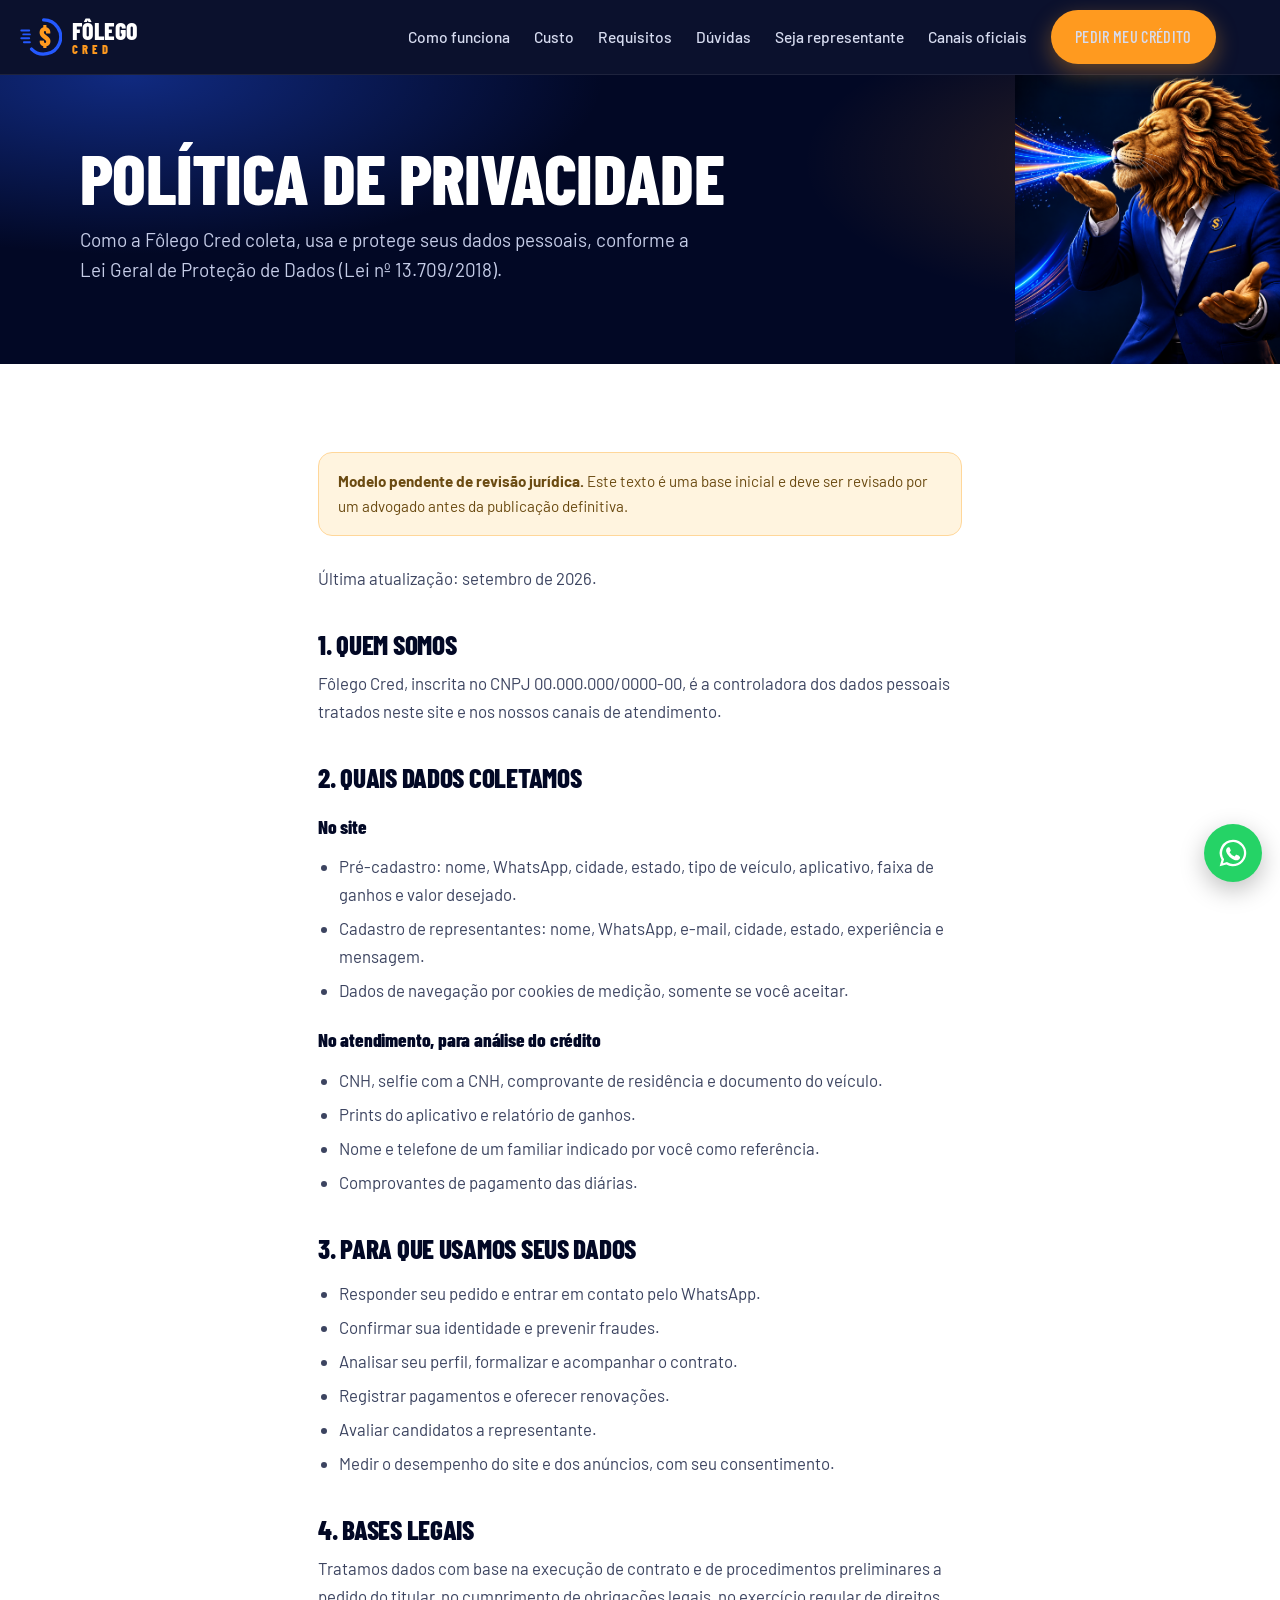
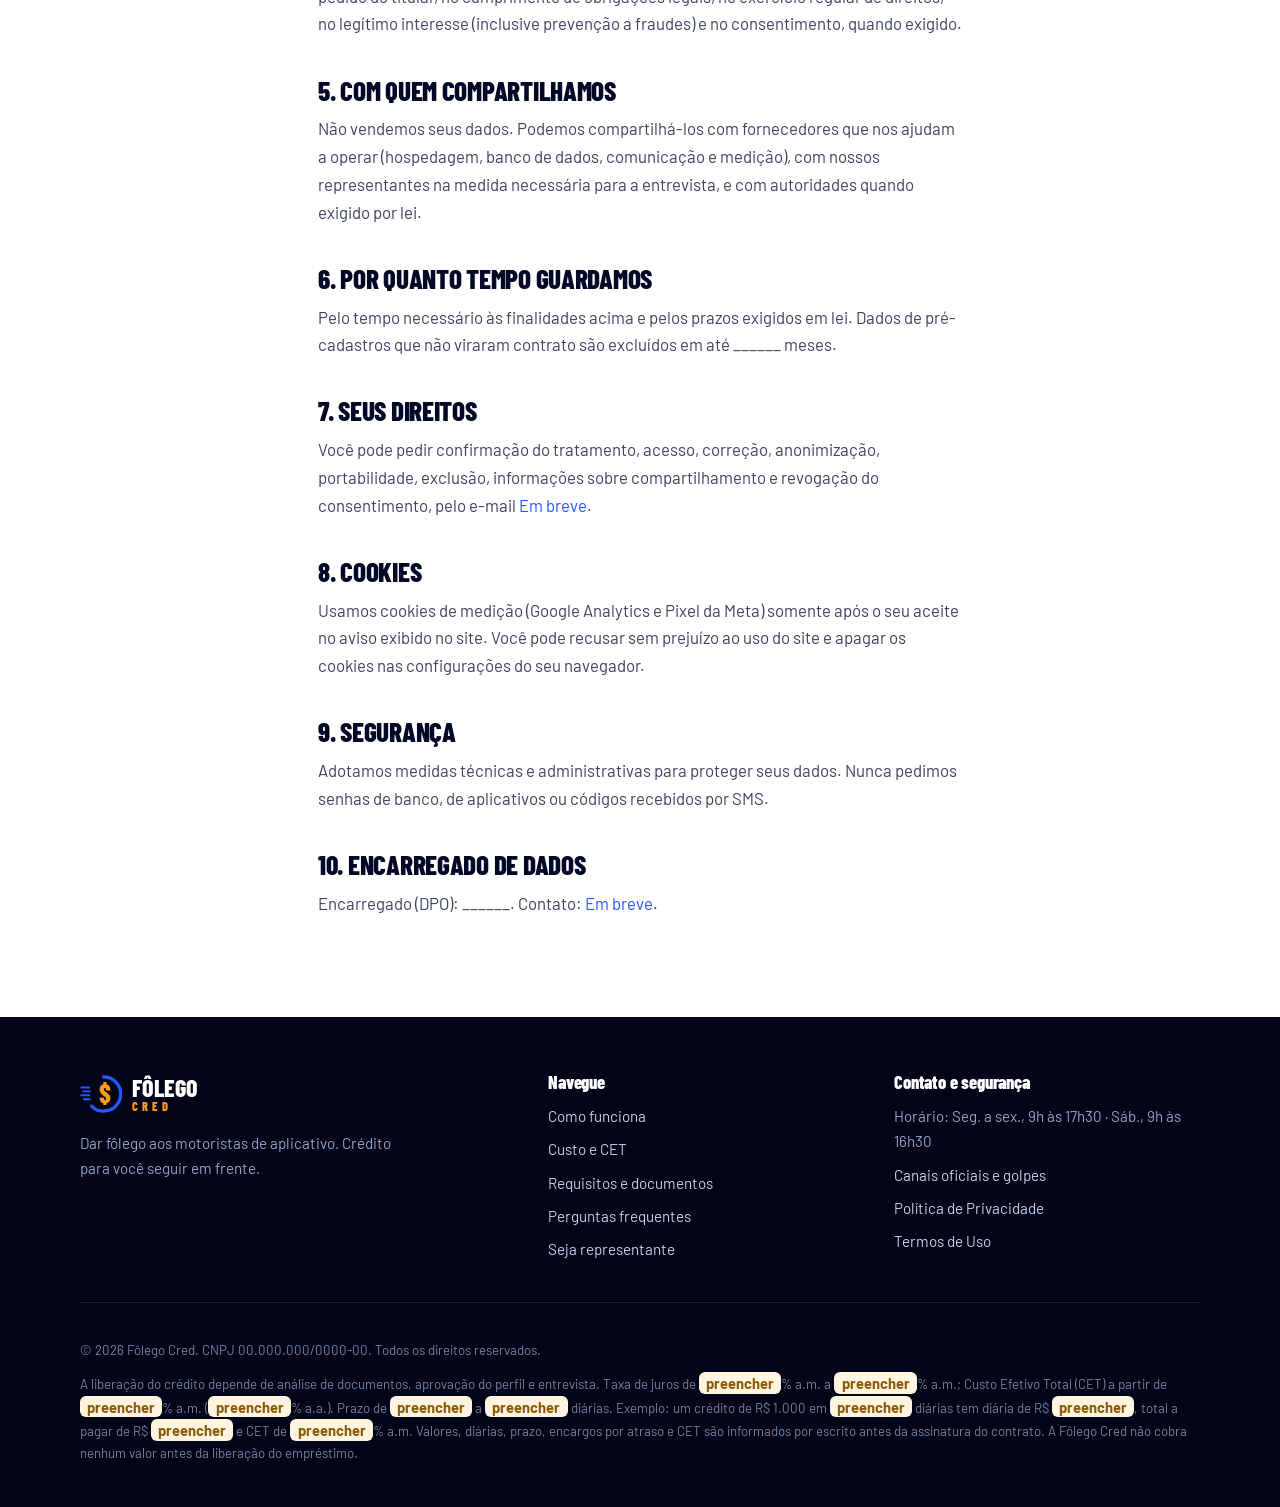
<file: politica-de-privacidade.html>
<!doctype html>
<html lang="pt-BR">
<head>
<meta charset="utf-8">
<meta name="viewport" content="width=device-width, initial-scale=1, viewport-fit=cover">
<title>Política de Privacidade | Fôlego Cred</title>
<meta name="description" content="Como a Fôlego Cred trata seus dados pessoais, de acordo com a LGPD.">
<link rel="canonical" href="https://www.folegocred.com.br/politica-de-privacidade.html">
<meta name="theme-color" content="#020825">
<meta property="og:type" content="website">
<meta property="og:locale" content="pt_BR">
<meta property="og:site_name" content="Fôlego Cred">
<meta property="og:title" content="Política de Privacidade | Fôlego Cred">
<meta property="og:description" content="Como a Fôlego Cred trata seus dados pessoais, de acordo com a LGPD.">
<meta property="og:url" content="https://www.folegocred.com.br/politica-de-privacidade.html">
<meta property="og:image" content="https://www.folegocred.com.br/assets/og-image.jpg">
<meta name="twitter:card" content="summary_large_image">
<link rel="icon" href="assets/favicon.svg" type="image/svg+xml">

<link rel="preconnect" href="https://fonts.googleapis.com">
<link rel="preconnect" href="https://fonts.gstatic.com" crossorigin>
<link href="https://fonts.googleapis.com/css2?family=Barlow+Condensed:ital,wght@0,700;0,800;1,700&family=Barlow:wght@400;500;600;700&display=swap" rel="stylesheet">
<link rel="stylesheet" href="styles.css">

</head>
<body data-pagina="privacidade">
<a class="pular" href="#conteudo">Pular para o conteúdo</a>
<header class="topo">
  <div class="wrap">
    <a class="marca" href="index.html" aria-label="Fôlego Cred, página inicial"><svg viewBox="0 0 64 64" aria-hidden="true"><g stroke="#2459FF" stroke-width="3" stroke-linecap="round"><path d="M2 22h12M5 28h10M2 34h12M6 40h9"/></g><path d="M36 6a26 26 0 1 1-18.4 44.4" fill="none" stroke="#2459FF" stroke-width="5" stroke-linecap="round"/><text x="38" y="45" text-anchor="middle" font-family="Barlow Condensed,Arial" font-weight="800" font-size="40" fill="#FF9A1F">$</text></svg><span class="marca-nome">Fôlego<small>Cred</small></span></a>
    <button class="menu-botao" aria-expanded="false" aria-controls="menu" aria-label="Abrir menu"><svg width="22" height="22" viewBox="0 0 24 24" fill="none" stroke="currentColor" stroke-width="2.2" stroke-linecap="round"><path d="M3 6h18M3 12h18M3 18h18"/></svg></button>
    <nav class="menu" id="menu" aria-label="Principal"><a href="index.html#como-funciona">Como funciona</a><a href="index.html#custo">Custo</a><a href="index.html#requisitos">Requisitos</a><a href="index.html#perguntas">Dúvidas</a><a href="seja-representante.html">Seja representante</a><a href="canais-oficiais.html">Canais oficiais</a><a class="btn btn-laranja" href="index.html#pedido">Pedir meu crédito</a></nav>
  </div>
</header>
<main id="conteudo">

<section class="cabeca-pagina"><div class="leao" aria-hidden="true"></div><div class="wrap"><h1>Política de Privacidade</h1><p class="intro">Como a Fôlego Cred coleta, usa e protege seus dados pessoais, conforme a Lei Geral de Proteção de Dados (Lei nº 13.709/2018).</p></div></section>
<section class="secao"><div class="wrap texto-legal leitura">
<div class="caixa-revisao"><strong>Modelo pendente de revisão jurídica.</strong> Este texto é uma base inicial e deve ser revisado por um advogado antes da publicação definitiva.</div>
<p>Última atualização: setembro de 2026.</p>
<h2>1. Quem somos</h2>
<p><span data-cfg="razao">Fôlego Cred</span>, inscrita no CNPJ <span data-cfg="cnpj">00.000.000/0000-00</span>, é a controladora dos dados pessoais tratados neste site e nos nossos canais de atendimento.</p>
<h2>2. Quais dados coletamos</h2>
<h3>No site</h3>
<ul><li>Pré-cadastro: nome, WhatsApp, cidade, estado, tipo de veículo, aplicativo, faixa de ganhos e valor desejado.</li><li>Cadastro de representantes: nome, WhatsApp, e-mail, cidade, estado, experiência e mensagem.</li><li>Dados de navegação por cookies de medição, somente se você aceitar.</li></ul>
<h3>No atendimento, para análise do crédito</h3>
<ul><li>CNH, selfie com a CNH, comprovante de residência e documento do veículo.</li><li>Prints do aplicativo e relatório de ganhos.</li><li>Nome e telefone de um familiar indicado por você como referência.</li><li>Comprovantes de pagamento das diárias.</li></ul>
<h2>3. Para que usamos seus dados</h2>
<ul><li>Responder seu pedido e entrar em contato pelo WhatsApp.</li><li>Confirmar sua identidade e prevenir fraudes.</li><li>Analisar seu perfil, formalizar e acompanhar o contrato.</li><li>Registrar pagamentos e oferecer renovações.</li><li>Avaliar candidatos a representante.</li><li>Medir o desempenho do site e dos anúncios, com seu consentimento.</li></ul>
<h2>4. Bases legais</h2>
<p>Tratamos dados com base na execução de contrato e de procedimentos preliminares a pedido do titular, no cumprimento de obrigações legais, no exercício regular de direitos, no legítimo interesse (inclusive prevenção a fraudes) e no consentimento, quando exigido.</p>
<h2>5. Com quem compartilhamos</h2>
<p>Não vendemos seus dados. Podemos compartilhá-los com fornecedores que nos ajudam a operar (hospedagem, banco de dados, comunicação e medição), com nossos representantes na medida necessária para a entrevista, e com autoridades quando exigido por lei.</p>
<h2>6. Por quanto tempo guardamos</h2>
<p>Pelo tempo necessário às finalidades acima e pelos prazos exigidos em lei. Dados de pré-cadastros que não viraram contrato são excluídos em até ______ meses.</p>
<h2>7. Seus direitos</h2>
<p>Você pode pedir confirmação do tratamento, acesso, correção, anonimização, portabilidade, exclusão, informações sobre compartilhamento e revogação do consentimento, pelo e-mail <a data-link="email" data-cfg="email">Em breve</a>.</p>
<h2>8. Cookies</h2>
<p>Usamos cookies de medição (Google Analytics e Pixel da Meta) somente após o seu aceite no aviso exibido no site. Você pode recusar sem prejuízo ao uso do site e apagar os cookies nas configurações do seu navegador.</p>
<h2>9. Segurança</h2>
<p>Adotamos medidas técnicas e administrativas para proteger seus dados. Nunca pedimos senhas de banco, de aplicativos ou códigos recebidos por SMS.</p>
<h2>10. Encarregado de dados</h2>
<p>Encarregado (DPO): ______. Contato: <a data-link="email" data-cfg="email">Em breve</a>.</p>
</div></section>

</main>
<footer class="rodape">
  <div class="wrap">
    <div class="colunas">
      <div>
        <a class="marca" href="index.html" aria-label="Fôlego Cred"><svg viewBox="0 0 64 64" aria-hidden="true"><g stroke="#2459FF" stroke-width="3" stroke-linecap="round"><path d="M2 22h12M5 28h10M2 34h12M6 40h9"/></g><path d="M36 6a26 26 0 1 1-18.4 44.4" fill="none" stroke="#2459FF" stroke-width="5" stroke-linecap="round"/><text x="38" y="45" text-anchor="middle" font-family="Barlow Condensed,Arial" font-weight="800" font-size="40" fill="#FF9A1F">$</text></svg><span class="marca-nome">Fôlego<small>Cred</small></span></a>
        <p style="margin-top:1rem;max-width:36ch">Dar fôlego aos motoristas de aplicativo. Crédito para você seguir em frente.</p>
      </div>
      <div>
        <h3>Navegue</h3>
        <ul>
          <li><a href="#como-funciona">Como funciona</a></li>
          <li><a href="#custo">Custo e CET</a></li>
          <li><a href="#requisitos">Requisitos e documentos</a></li>
          <li><a href="#perguntas">Perguntas frequentes</a></li>
          <li><a href="seja-representante.html">Seja representante</a></li>
        </ul>
      </div>
      <div>
        <h3>Contato e segurança</h3>        <ul>
          <li>Horário: <span data-cfg="horario">Em breve</span></li>
          <li><a href="canais-oficiais.html">Canais oficiais e golpes</a></li>
          <li><a href="politica-de-privacidade.html">Política de Privacidade</a></li>
          <li><a href="termos-de-uso.html">Termos de Uso</a></li>
        </ul>
      </div>
    </div>
    <div class="legal">
      <!-- ATENÇÃO: este bloco precisa da razão social, do CNPJ real e das
           taxas praticadas. Se a operação for feita por meio de instituição
           financeira parceira, nomeie a instituição e o CNPJ dela aqui. -->
      <p>© <span data-cfg="ano">2026</span> <span data-cfg="razao">Fôlego Cred</span>. CNPJ <span data-cfg="cnpj">00.000.000/0000-00</span>. Todos os direitos reservados.</p>
      <p>A liberação do crédito depende de análise de documentos, aprovação do perfil e entrevista. Taxa de juros de <span class="preencher">preencher</span>% a.m. a <span class="preencher">preencher</span>% a.m.; Custo Efetivo Total (CET) a partir de <span class="preencher">preencher</span>% a.m. (<span class="preencher">preencher</span>% a.a.). Prazo de <span class="preencher">preencher</span> a <span class="preencher">preencher</span> diárias. Exemplo: um crédito de R$ 1.000 em <span class="preencher">preencher</span> diárias tem diária de R$ <span class="preencher">preencher</span>, total a pagar de R$ <span class="preencher">preencher</span> e CET de <span class="preencher">preencher</span>% a.m. Valores, diárias, prazo, encargos por atraso e CET são informados por escrito antes da assinatura do contrato. A Fôlego Cred não cobra nenhum valor antes da liberação do empréstimo.</p>
    </div>
  </div>
</footer>
<a class="zap" href="#" hidden aria-label="Falar com a Fôlego Cred no WhatsApp"><svg viewBox="0 0 24 24" fill="currentColor" aria-hidden="true"><path d="M12 2a10 10 0 0 0-8.6 15.1L2 22l5-1.3A10 10 0 1 0 12 2zm0 18.2a8.2 8.2 0 0 1-4.2-1.2l-.3-.2-3 .8.8-2.9-.2-.3A8.2 8.2 0 1 1 12 20.2zm4.5-6.1c-.2-.1-1.5-.7-1.7-.8-.2-.1-.4-.1-.6.1l-.8 1c-.1.2-.3.2-.5.1a6.7 6.7 0 0 1-3.3-2.9c-.2-.4.2-.4.7-1.3.1-.2 0-.3 0-.4l-.8-1.8c-.2-.5-.4-.4-.6-.4h-.5a1 1 0 0 0-.7.3 3 3 0 0 0-.9 2.2c0 1.3.9 2.5 1.1 2.7.1.2 1.8 2.8 4.4 3.9 1.6.7 2.3.8 3.1.6.5-.1 1.5-.6 1.7-1.2.2-.6.2-1.1.2-1.2-.1-.1-.2-.2-.5-.3z"/></svg></a>
<div class="barra-fixa"><a class="btn btn-laranja" href="index.html#pedido">Pedir meu crédito</a></div>
<div class="cookies" id="cookies" hidden role="region" aria-label="Aviso de cookies">
  <p>Usamos cookies de medição para entender como o site é usado e melhorar nossos anúncios. Saiba mais na <a href="politica-de-privacidade.html">Política de Privacidade</a>.</p>
  <div class="acoes"><button class="btn btn-laranja" data-cookies="aceito">Aceitar</button><button class="btn btn-contorno" data-cookies="recusado">Recusar</button></div>
</div>
<script src="config.js"></script>
<script src="script.js"></script>
</body>
</html>
</file>
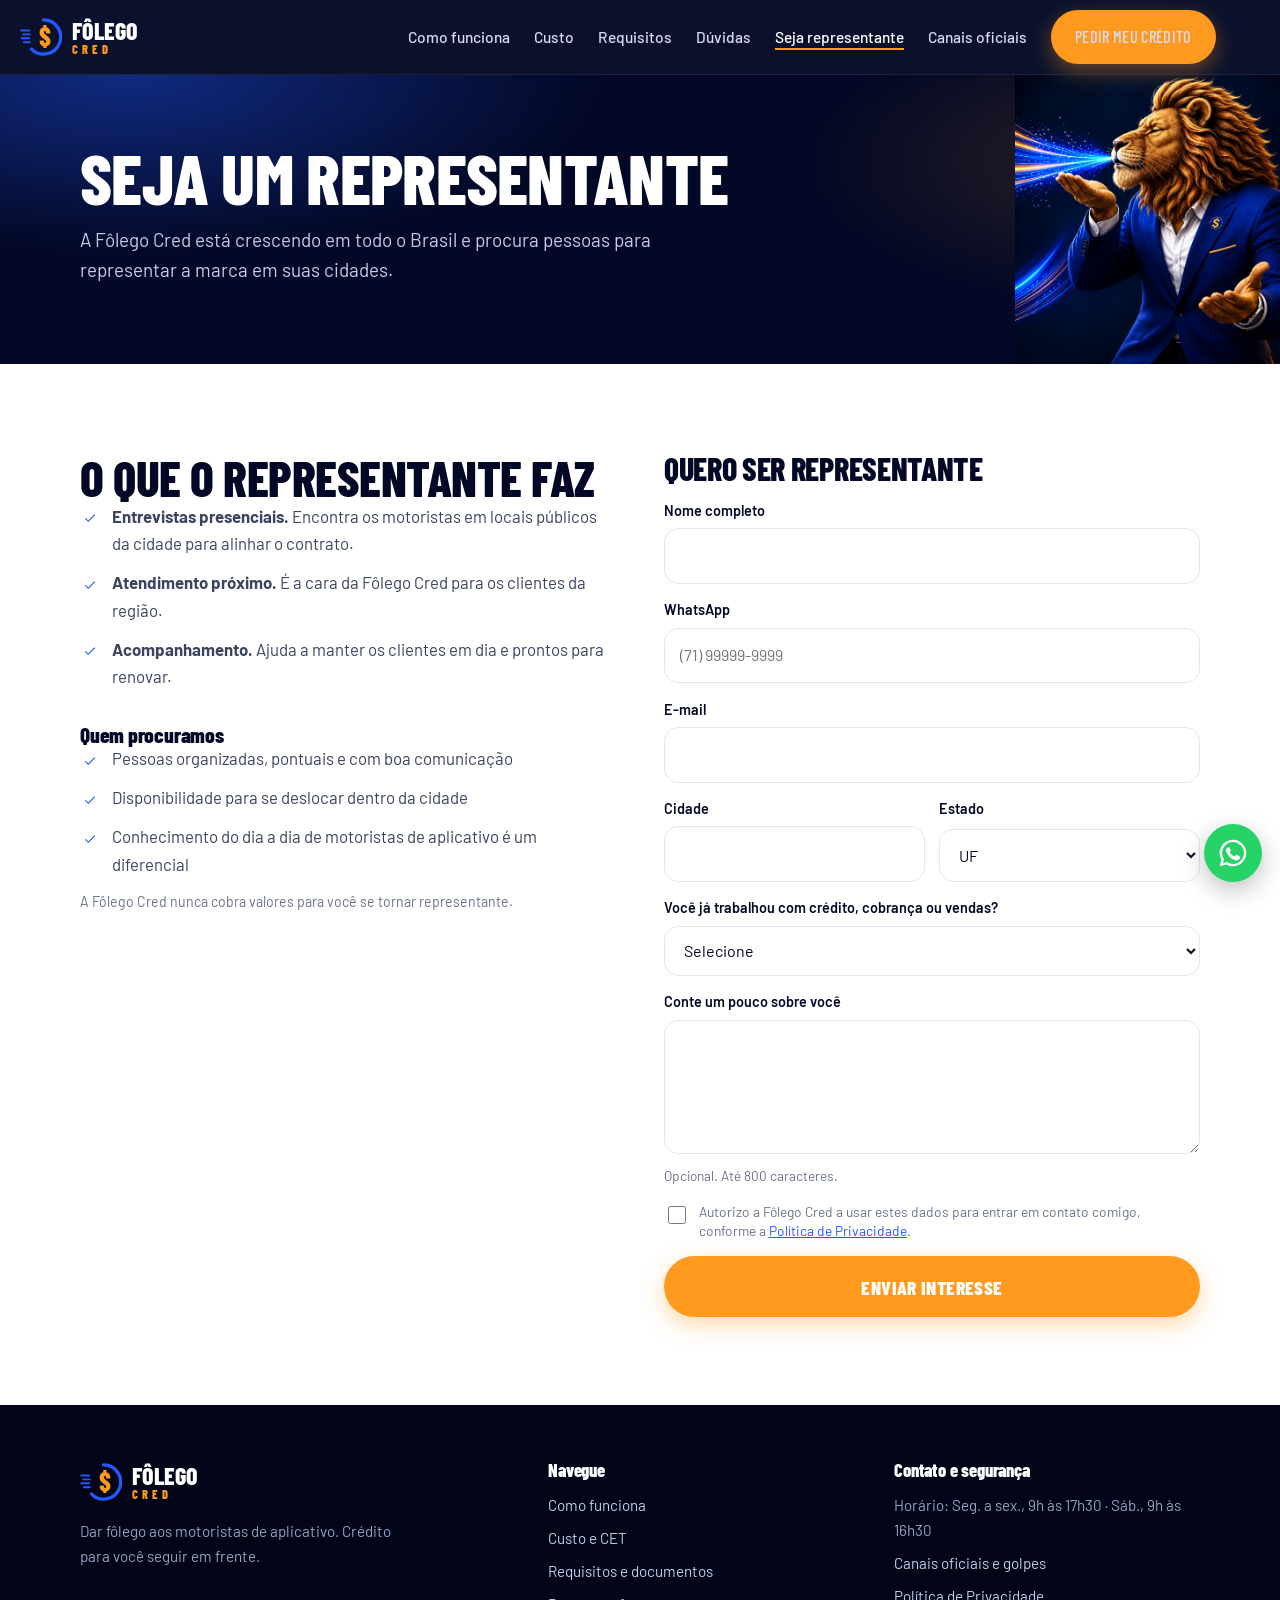
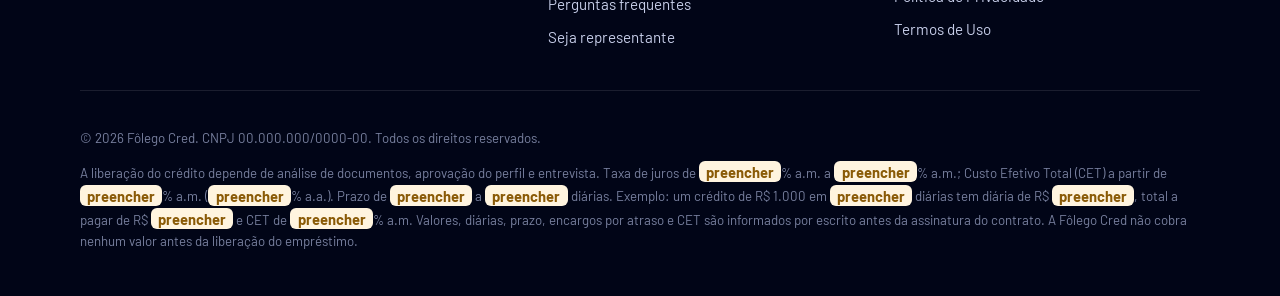
<file: seja-representante.html>
<!doctype html>
<html lang="pt-BR">
<head>
<meta charset="utf-8">
<meta name="viewport" content="width=device-width, initial-scale=1, viewport-fit=cover">
<title>Seja representante | Fôlego Cred</title>
<meta name="description" content="Represente a Fôlego Cred na sua cidade. Cadastre seu interesse para atuar com motoristas de aplicativo.">
<link rel="canonical" href="https://www.folegocred.com.br/seja-representante.html">
<meta name="theme-color" content="#020825">
<meta property="og:type" content="website">
<meta property="og:locale" content="pt_BR">
<meta property="og:site_name" content="Fôlego Cred">
<meta property="og:title" content="Seja representante | Fôlego Cred">
<meta property="og:description" content="Represente a Fôlego Cred na sua cidade. Cadastre seu interesse para atuar com motoristas de aplicativo.">
<meta property="og:url" content="https://www.folegocred.com.br/seja-representante.html">
<meta property="og:image" content="https://www.folegocred.com.br/assets/og-image.jpg">
<meta name="twitter:card" content="summary_large_image">
<link rel="icon" href="assets/favicon.svg" type="image/svg+xml">

<link rel="preconnect" href="https://fonts.googleapis.com">
<link rel="preconnect" href="https://fonts.gstatic.com" crossorigin>
<link href="https://fonts.googleapis.com/css2?family=Barlow+Condensed:ital,wght@0,700;0,800;1,700&family=Barlow:wght@400;500;600;700&display=swap" rel="stylesheet">
<link rel="stylesheet" href="styles.css">

</head>
<body data-pagina="representante">
<a class="pular" href="#conteudo">Pular para o conteúdo</a>
<header class="topo">
  <div class="wrap">
    <a class="marca" href="index.html" aria-label="Fôlego Cred, página inicial"><svg viewBox="0 0 64 64" aria-hidden="true"><g stroke="#2459FF" stroke-width="3" stroke-linecap="round"><path d="M2 22h12M5 28h10M2 34h12M6 40h9"/></g><path d="M36 6a26 26 0 1 1-18.4 44.4" fill="none" stroke="#2459FF" stroke-width="5" stroke-linecap="round"/><text x="38" y="45" text-anchor="middle" font-family="Barlow Condensed,Arial" font-weight="800" font-size="40" fill="#FF9A1F">$</text></svg><span class="marca-nome">Fôlego<small>Cred</small></span></a>
    <button class="menu-botao" aria-expanded="false" aria-controls="menu" aria-label="Abrir menu"><svg width="22" height="22" viewBox="0 0 24 24" fill="none" stroke="currentColor" stroke-width="2.2" stroke-linecap="round"><path d="M3 6h18M3 12h18M3 18h18"/></svg></button>
    <nav class="menu" id="menu" aria-label="Principal"><a href="index.html#como-funciona">Como funciona</a><a href="index.html#custo">Custo</a><a href="index.html#requisitos">Requisitos</a><a href="index.html#perguntas">Dúvidas</a><a href="seja-representante.html" aria-current="page">Seja representante</a><a href="canais-oficiais.html">Canais oficiais</a><a class="btn btn-laranja" href="index.html#pedido">Pedir meu crédito</a></nav>
  </div>
</header>
<main id="conteudo">

<section class="cabeca-pagina"><div class="leao" aria-hidden="true"></div><div class="wrap">
  <h1>Seja um representante</h1>
  <p class="intro">A Fôlego Cred está crescendo em todo o Brasil e procura pessoas para representar a marca em suas cidades.</p>
</div></section>
<section class="secao"><div class="wrap duas">
  <div>
    <h2>O que o representante faz</h2>
    <ul class="lista-check">
      <li><strong>Entrevistas presenciais.</strong> Encontra os motoristas em locais públicos da cidade para alinhar o contrato.</li>
      <li><strong>Atendimento próximo.</strong> É a cara da Fôlego Cred para os clientes da região.</li>
      <li><strong>Acompanhamento.</strong> Ajuda a manter os clientes em dia e prontos para renovar.</li>
    </ul>
    <h3 style="margin-top:2rem">Quem procuramos</h3>
    <ul class="lista-check">
      <li>Pessoas organizadas, pontuais e com boa comunicação</li>
      <li>Disponibilidade para se deslocar dentro da cidade</li>
      <li>Conhecimento do dia a dia de motoristas de aplicativo é um diferencial</li>
    </ul>
    <p class="nota">A Fôlego Cred nunca cobra valores para você se tornar representante.</p>
  </div>
  <form class="form" data-tabela="representantes" data-sucesso="Interesse registrado! Se o seu perfil combinar com uma vaga na sua região, entraremos em contato." novalidate>
    <h2 style="font-size:2rem;margin:0">Quero ser representante</h2>
    <div class="campo"><label for="r-nome">Nome completo</label><input id="r-nome" name="nome" required autocomplete="name" maxlength="120"></div>
    <div class="campo"><label for="r-tel">WhatsApp</label><input id="r-tel" name="telefone" type="tel" required autocomplete="tel" inputmode="tel" placeholder="(71) 99999-9999" pattern="\(\d{2}\) \d{5}-\d{4}"></div>
    <div class="campo"><label for="r-email">E-mail</label><input id="r-email" name="email" type="email" autocomplete="email" maxlength="120"></div>
    <div class="linha2">
      <div class="campo"><label for="r-cidade">Cidade</label><input id="r-cidade" name="cidade" required maxlength="80"></div>
      <div class="campo"><label for="r-uf">Estado</label><select id="r-uf" name="uf" required><option value="">UF</option><option>AC</option><option>AL</option><option>AP</option><option>AM</option><option>BA</option><option>CE</option><option>DF</option><option>ES</option><option>GO</option><option>MA</option><option>MT</option><option>MS</option><option>MG</option><option>PA</option><option>PB</option><option>PR</option><option>PE</option><option>PI</option><option>RJ</option><option>RN</option><option>RS</option><option>RO</option><option>RR</option><option>SC</option><option>SP</option><option>SE</option><option>TO</option></select></div>
    </div>
    <div class="campo"><label for="r-exp">Você já trabalhou com crédito, cobrança ou vendas?</label><select id="r-exp" name="experiencia" required><option value="">Selecione</option><option>Sim</option><option>Não</option></select></div>
    <div class="campo"><label for="r-msg">Conte um pouco sobre você</label><textarea id="r-msg" rows="4" name="mensagem" maxlength="800"></textarea><p class="ajuda">Opcional. Até 800 caracteres.</p></div>
    <div class="hp" aria-hidden="true"><label>Site<input name="site" tabindex="-1" autocomplete="off"></label></div>
      <label class="consentimento"><input type="checkbox" required> <span>Autorizo a Fôlego Cred a usar estes dados para entrar em contato comigo, conforme a <a href="politica-de-privacidade.html">Política de Privacidade</a>.</span></label>
      <div class="retorno" role="status" tabindex="-1"></div>
      <button class="btn btn-laranja" type="submit" data-texto="Enviar interesse">Enviar interesse</button>
  </form>
</div></section>

</main>
<footer class="rodape">
  <div class="wrap">
    <div class="colunas">
      <div>
        <a class="marca" href="index.html" aria-label="Fôlego Cred"><svg viewBox="0 0 64 64" aria-hidden="true"><g stroke="#2459FF" stroke-width="3" stroke-linecap="round"><path d="M2 22h12M5 28h10M2 34h12M6 40h9"/></g><path d="M36 6a26 26 0 1 1-18.4 44.4" fill="none" stroke="#2459FF" stroke-width="5" stroke-linecap="round"/><text x="38" y="45" text-anchor="middle" font-family="Barlow Condensed,Arial" font-weight="800" font-size="40" fill="#FF9A1F">$</text></svg><span class="marca-nome">Fôlego<small>Cred</small></span></a>
        <p style="margin-top:1rem;max-width:36ch">Dar fôlego aos motoristas de aplicativo. Crédito para você seguir em frente.</p>
      </div>
      <div>
        <h3>Navegue</h3>
        <ul>
          <li><a href="#como-funciona">Como funciona</a></li>
          <li><a href="#custo">Custo e CET</a></li>
          <li><a href="#requisitos">Requisitos e documentos</a></li>
          <li><a href="#perguntas">Perguntas frequentes</a></li>
          <li><a href="seja-representante.html">Seja representante</a></li>
        </ul>
      </div>
      <div>
        <h3>Contato e segurança</h3>        <ul>
          <li>Horário: <span data-cfg="horario">Em breve</span></li>
          <li><a href="canais-oficiais.html">Canais oficiais e golpes</a></li>
          <li><a href="politica-de-privacidade.html">Política de Privacidade</a></li>
          <li><a href="termos-de-uso.html">Termos de Uso</a></li>
        </ul>
      </div>
    </div>
    <div class="legal">
      <!-- ATENÇÃO: este bloco precisa da razão social, do CNPJ real e das
           taxas praticadas. Se a operação for feita por meio de instituição
           financeira parceira, nomeie a instituição e o CNPJ dela aqui. -->
      <p>© <span data-cfg="ano">2026</span> <span data-cfg="razao">Fôlego Cred</span>. CNPJ <span data-cfg="cnpj">00.000.000/0000-00</span>. Todos os direitos reservados.</p>
      <p>A liberação do crédito depende de análise de documentos, aprovação do perfil e entrevista. Taxa de juros de <span class="preencher">preencher</span>% a.m. a <span class="preencher">preencher</span>% a.m.; Custo Efetivo Total (CET) a partir de <span class="preencher">preencher</span>% a.m. (<span class="preencher">preencher</span>% a.a.). Prazo de <span class="preencher">preencher</span> a <span class="preencher">preencher</span> diárias. Exemplo: um crédito de R$ 1.000 em <span class="preencher">preencher</span> diárias tem diária de R$ <span class="preencher">preencher</span>, total a pagar de R$ <span class="preencher">preencher</span> e CET de <span class="preencher">preencher</span>% a.m. Valores, diárias, prazo, encargos por atraso e CET são informados por escrito antes da assinatura do contrato. A Fôlego Cred não cobra nenhum valor antes da liberação do empréstimo.</p>
    </div>
  </div>
</footer>
<a class="zap" href="#" hidden aria-label="Falar com a Fôlego Cred no WhatsApp"><svg viewBox="0 0 24 24" fill="currentColor" aria-hidden="true"><path d="M12 2a10 10 0 0 0-8.6 15.1L2 22l5-1.3A10 10 0 1 0 12 2zm0 18.2a8.2 8.2 0 0 1-4.2-1.2l-.3-.2-3 .8.8-2.9-.2-.3A8.2 8.2 0 1 1 12 20.2zm4.5-6.1c-.2-.1-1.5-.7-1.7-.8-.2-.1-.4-.1-.6.1l-.8 1c-.1.2-.3.2-.5.1a6.7 6.7 0 0 1-3.3-2.9c-.2-.4.2-.4.7-1.3.1-.2 0-.3 0-.4l-.8-1.8c-.2-.5-.4-.4-.6-.4h-.5a1 1 0 0 0-.7.3 3 3 0 0 0-.9 2.2c0 1.3.9 2.5 1.1 2.7.1.2 1.8 2.8 4.4 3.9 1.6.7 2.3.8 3.1.6.5-.1 1.5-.6 1.7-1.2.2-.6.2-1.1.2-1.2-.1-.1-.2-.2-.5-.3z"/></svg></a>
<div class="barra-fixa"><a class="btn btn-laranja" href="index.html#pedido">Pedir meu crédito</a></div>
<div class="cookies" id="cookies" hidden role="region" aria-label="Aviso de cookies">
  <p>Usamos cookies de medição para entender como o site é usado e melhorar nossos anúncios. Saiba mais na <a href="politica-de-privacidade.html">Política de Privacidade</a>.</p>
  <div class="acoes"><button class="btn btn-laranja" data-cookies="aceito">Aceitar</button><button class="btn btn-contorno" data-cookies="recusado">Recusar</button></div>
</div>
<script src="config.js"></script>
<script src="script.js"></script>
</body>
</html>
</file>
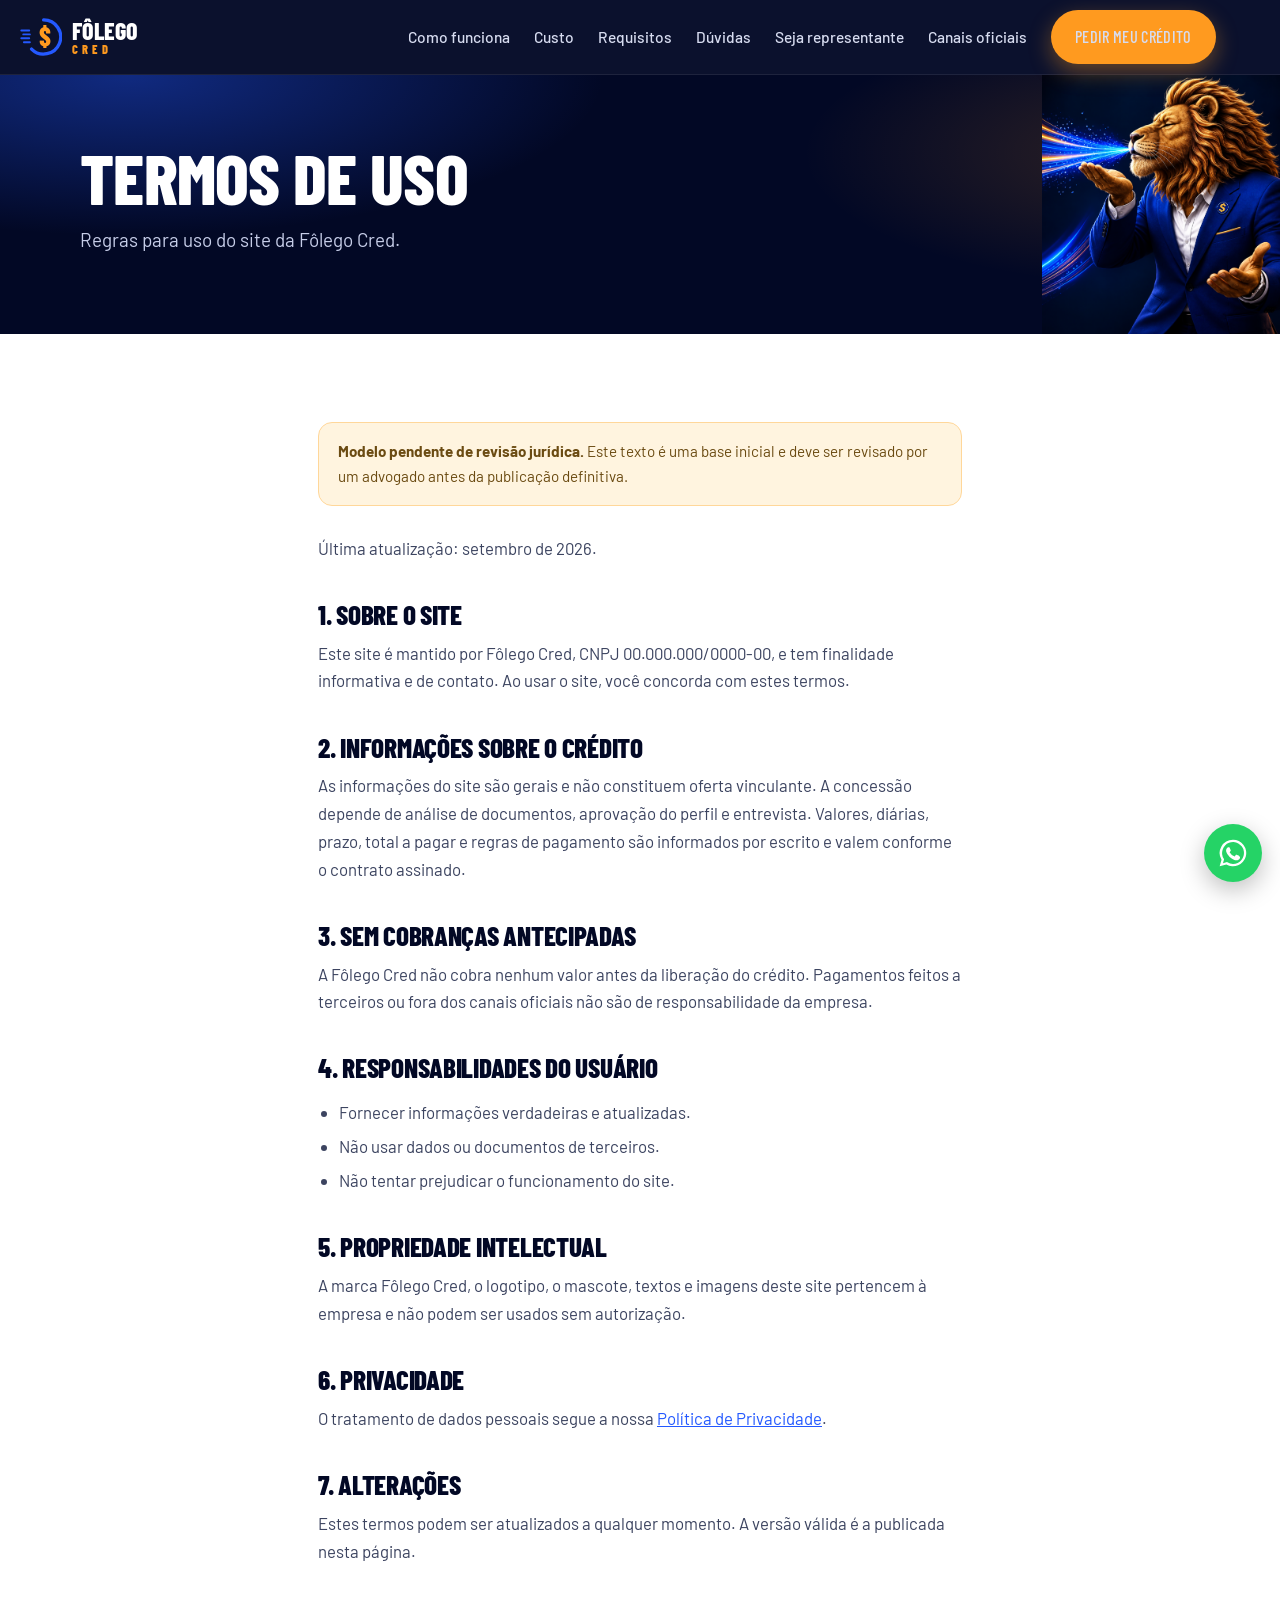
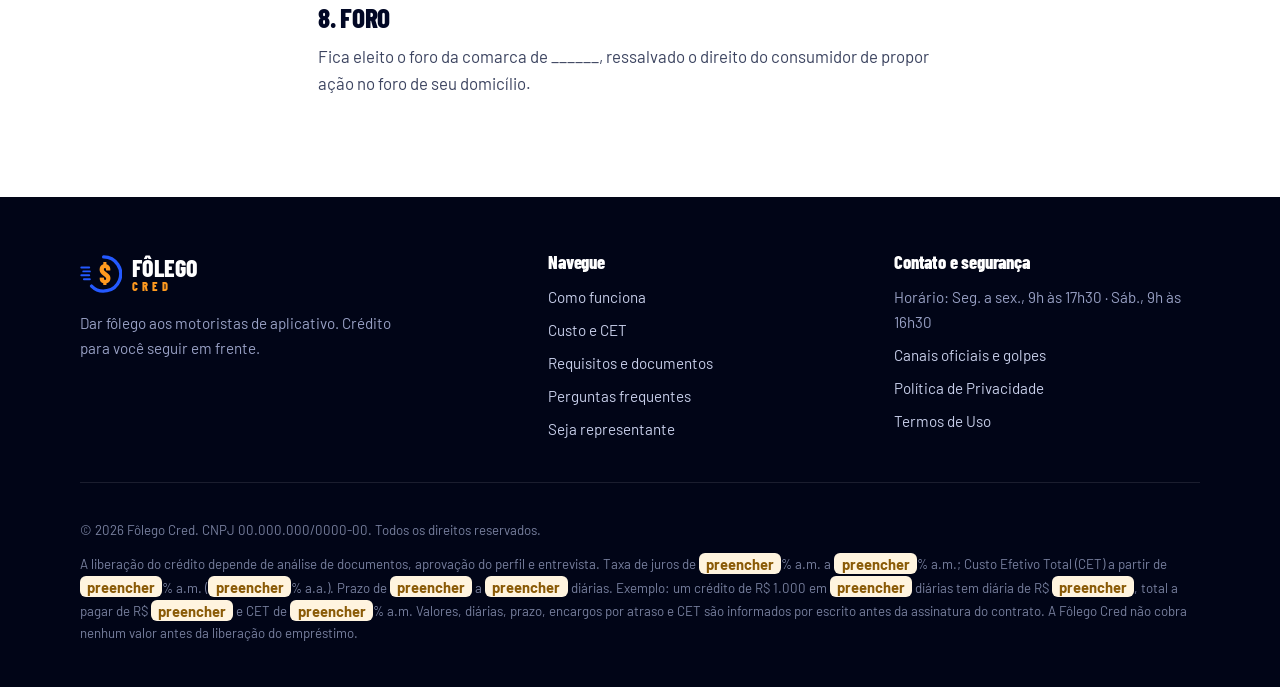
<file: termos-de-uso.html>
<!doctype html>
<html lang="pt-BR">
<head>
<meta charset="utf-8">
<meta name="viewport" content="width=device-width, initial-scale=1, viewport-fit=cover">
<title>Termos de Uso | Fôlego Cred</title>
<meta name="description" content="Termos de uso do site da Fôlego Cred.">
<link rel="canonical" href="https://www.folegocred.com.br/termos-de-uso.html">
<meta name="theme-color" content="#020825">
<meta property="og:type" content="website">
<meta property="og:locale" content="pt_BR">
<meta property="og:site_name" content="Fôlego Cred">
<meta property="og:title" content="Termos de Uso | Fôlego Cred">
<meta property="og:description" content="Termos de uso do site da Fôlego Cred.">
<meta property="og:url" content="https://www.folegocred.com.br/termos-de-uso.html">
<meta property="og:image" content="https://www.folegocred.com.br/assets/og-image.jpg">
<meta name="twitter:card" content="summary_large_image">
<link rel="icon" href="assets/favicon.svg" type="image/svg+xml">

<link rel="preconnect" href="https://fonts.googleapis.com">
<link rel="preconnect" href="https://fonts.gstatic.com" crossorigin>
<link href="https://fonts.googleapis.com/css2?family=Barlow+Condensed:ital,wght@0,700;0,800;1,700&family=Barlow:wght@400;500;600;700&display=swap" rel="stylesheet">
<link rel="stylesheet" href="styles.css">

</head>
<body data-pagina="termos">
<a class="pular" href="#conteudo">Pular para o conteúdo</a>
<header class="topo">
  <div class="wrap">
    <a class="marca" href="index.html" aria-label="Fôlego Cred, página inicial"><svg viewBox="0 0 64 64" aria-hidden="true"><g stroke="#2459FF" stroke-width="3" stroke-linecap="round"><path d="M2 22h12M5 28h10M2 34h12M6 40h9"/></g><path d="M36 6a26 26 0 1 1-18.4 44.4" fill="none" stroke="#2459FF" stroke-width="5" stroke-linecap="round"/><text x="38" y="45" text-anchor="middle" font-family="Barlow Condensed,Arial" font-weight="800" font-size="40" fill="#FF9A1F">$</text></svg><span class="marca-nome">Fôlego<small>Cred</small></span></a>
    <button class="menu-botao" aria-expanded="false" aria-controls="menu" aria-label="Abrir menu"><svg width="22" height="22" viewBox="0 0 24 24" fill="none" stroke="currentColor" stroke-width="2.2" stroke-linecap="round"><path d="M3 6h18M3 12h18M3 18h18"/></svg></button>
    <nav class="menu" id="menu" aria-label="Principal"><a href="index.html#como-funciona">Como funciona</a><a href="index.html#custo">Custo</a><a href="index.html#requisitos">Requisitos</a><a href="index.html#perguntas">Dúvidas</a><a href="seja-representante.html">Seja representante</a><a href="canais-oficiais.html">Canais oficiais</a><a class="btn btn-laranja" href="index.html#pedido">Pedir meu crédito</a></nav>
  </div>
</header>
<main id="conteudo">

<section class="cabeca-pagina"><div class="leao" aria-hidden="true"></div><div class="wrap"><h1>Termos de Uso</h1><p class="intro">Regras para uso do site da Fôlego Cred.</p></div></section>
<section class="secao"><div class="wrap texto-legal leitura">
<div class="caixa-revisao"><strong>Modelo pendente de revisão jurídica.</strong> Este texto é uma base inicial e deve ser revisado por um advogado antes da publicação definitiva.</div>
<p>Última atualização: setembro de 2026.</p>
<h2>1. Sobre o site</h2>
<p>Este site é mantido por <span data-cfg="razao">Fôlego Cred</span>, CNPJ <span data-cfg="cnpj">00.000.000/0000-00</span>, e tem finalidade informativa e de contato. Ao usar o site, você concorda com estes termos.</p>
<h2>2. Informações sobre o crédito</h2>
<p>As informações do site são gerais e não constituem oferta vinculante. A concessão depende de análise de documentos, aprovação do perfil e entrevista. Valores, diárias, prazo, total a pagar e regras de pagamento são informados por escrito e valem conforme o contrato assinado.</p>
<h2>3. Sem cobranças antecipadas</h2>
<p>A Fôlego Cred não cobra nenhum valor antes da liberação do crédito. Pagamentos feitos a terceiros ou fora dos canais oficiais não são de responsabilidade da empresa.</p>
<h2>4. Responsabilidades do usuário</h2>
<ul><li>Fornecer informações verdadeiras e atualizadas.</li><li>Não usar dados ou documentos de terceiros.</li><li>Não tentar prejudicar o funcionamento do site.</li></ul>
<h2>5. Propriedade intelectual</h2>
<p>A marca Fôlego Cred, o logotipo, o mascote, textos e imagens deste site pertencem à empresa e não podem ser usados sem autorização.</p>
<h2>6. Privacidade</h2>
<p>O tratamento de dados pessoais segue a nossa <a href="politica-de-privacidade.html">Política de Privacidade</a>.</p>
<h2>7. Alterações</h2>
<p>Estes termos podem ser atualizados a qualquer momento. A versão válida é a publicada nesta página.</p>
<h2>8. Foro</h2>
<p>Fica eleito o foro da comarca de ______, ressalvado o direito do consumidor de propor ação no foro de seu domicílio.</p>
</div></section>

</main>
<footer class="rodape">
  <div class="wrap">
    <div class="colunas">
      <div>
        <a class="marca" href="index.html" aria-label="Fôlego Cred"><svg viewBox="0 0 64 64" aria-hidden="true"><g stroke="#2459FF" stroke-width="3" stroke-linecap="round"><path d="M2 22h12M5 28h10M2 34h12M6 40h9"/></g><path d="M36 6a26 26 0 1 1-18.4 44.4" fill="none" stroke="#2459FF" stroke-width="5" stroke-linecap="round"/><text x="38" y="45" text-anchor="middle" font-family="Barlow Condensed,Arial" font-weight="800" font-size="40" fill="#FF9A1F">$</text></svg><span class="marca-nome">Fôlego<small>Cred</small></span></a>
        <p style="margin-top:1rem;max-width:36ch">Dar fôlego aos motoristas de aplicativo. Crédito para você seguir em frente.</p>
      </div>
      <div>
        <h3>Navegue</h3>
        <ul>
          <li><a href="#como-funciona">Como funciona</a></li>
          <li><a href="#custo">Custo e CET</a></li>
          <li><a href="#requisitos">Requisitos e documentos</a></li>
          <li><a href="#perguntas">Perguntas frequentes</a></li>
          <li><a href="seja-representante.html">Seja representante</a></li>
        </ul>
      </div>
      <div>
        <h3>Contato e segurança</h3>        <ul>
          <li>Horário: <span data-cfg="horario">Em breve</span></li>
          <li><a href="canais-oficiais.html">Canais oficiais e golpes</a></li>
          <li><a href="politica-de-privacidade.html">Política de Privacidade</a></li>
          <li><a href="termos-de-uso.html">Termos de Uso</a></li>
        </ul>
      </div>
    </div>
    <div class="legal">
      <!-- ATENÇÃO: este bloco precisa da razão social, do CNPJ real e das
           taxas praticadas. Se a operação for feita por meio de instituição
           financeira parceira, nomeie a instituição e o CNPJ dela aqui. -->
      <p>© <span data-cfg="ano">2026</span> <span data-cfg="razao">Fôlego Cred</span>. CNPJ <span data-cfg="cnpj">00.000.000/0000-00</span>. Todos os direitos reservados.</p>
      <p>A liberação do crédito depende de análise de documentos, aprovação do perfil e entrevista. Taxa de juros de <span class="preencher">preencher</span>% a.m. a <span class="preencher">preencher</span>% a.m.; Custo Efetivo Total (CET) a partir de <span class="preencher">preencher</span>% a.m. (<span class="preencher">preencher</span>% a.a.). Prazo de <span class="preencher">preencher</span> a <span class="preencher">preencher</span> diárias. Exemplo: um crédito de R$ 1.000 em <span class="preencher">preencher</span> diárias tem diária de R$ <span class="preencher">preencher</span>, total a pagar de R$ <span class="preencher">preencher</span> e CET de <span class="preencher">preencher</span>% a.m. Valores, diárias, prazo, encargos por atraso e CET são informados por escrito antes da assinatura do contrato. A Fôlego Cred não cobra nenhum valor antes da liberação do empréstimo.</p>
    </div>
  </div>
</footer>
<a class="zap" href="#" hidden aria-label="Falar com a Fôlego Cred no WhatsApp"><svg viewBox="0 0 24 24" fill="currentColor" aria-hidden="true"><path d="M12 2a10 10 0 0 0-8.6 15.1L2 22l5-1.3A10 10 0 1 0 12 2zm0 18.2a8.2 8.2 0 0 1-4.2-1.2l-.3-.2-3 .8.8-2.9-.2-.3A8.2 8.2 0 1 1 12 20.2zm4.5-6.1c-.2-.1-1.5-.7-1.7-.8-.2-.1-.4-.1-.6.1l-.8 1c-.1.2-.3.2-.5.1a6.7 6.7 0 0 1-3.3-2.9c-.2-.4.2-.4.7-1.3.1-.2 0-.3 0-.4l-.8-1.8c-.2-.5-.4-.4-.6-.4h-.5a1 1 0 0 0-.7.3 3 3 0 0 0-.9 2.2c0 1.3.9 2.5 1.1 2.7.1.2 1.8 2.8 4.4 3.9 1.6.7 2.3.8 3.1.6.5-.1 1.5-.6 1.7-1.2.2-.6.2-1.1.2-1.2-.1-.1-.2-.2-.5-.3z"/></svg></a>
<div class="barra-fixa"><a class="btn btn-laranja" href="index.html#pedido">Pedir meu crédito</a></div>
<div class="cookies" id="cookies" hidden role="region" aria-label="Aviso de cookies">
  <p>Usamos cookies de medição para entender como o site é usado e melhorar nossos anúncios. Saiba mais na <a href="politica-de-privacidade.html">Política de Privacidade</a>.</p>
  <div class="acoes"><button class="btn btn-laranja" data-cookies="aceito">Aceitar</button><button class="btn btn-contorno" data-cookies="recusado">Recusar</button></div>
</div>
<script src="config.js"></script>
<script src="script.js"></script>
</body>
</html>
</file>
<file: styles.css>
/* =========================================================
   FÔLEGO CRED — FOLHA DE ESTILO ÚNICA
   Vale para todas as páginas do site.
   Cores da marca: azul #2459FF, laranja #FF9A1F, tinta #020825
   ========================================================= */
:root{
  --azul:#2459FF; --azul-esc:#1740C7; --laranja:#FF9A1F; --laranja-esc:#E8820A;
  --tinta:#020825; --tinta-2:#0B1440; --grafite:#3C4460; --cinza:#6B7290;
  --linha:#E3E7F2; --claro:#F4F6FC; --branco:#fff;
  --raio:18px; --raio-g:26px;
  --sombra:0 10px 30px rgba(2,8,37,.08);
  --sombra-g:0 24px 60px rgba(2,8,37,.16);
  --wrap:1160px;
}
*{box-sizing:border-box}
html{scroll-behavior:smooth;-webkit-text-size-adjust:100%;scroll-padding-top:86px;overflow-x:hidden;width:100%}
body{margin:0;background:var(--branco);color:var(--grafite);
  font:400 1.05rem/1.65 Barlow,system-ui,Arial,sans-serif;overflow-x:hidden;width:100%}
body.menu-aberto{overflow:hidden}
h1,h2,h3{font-family:"Barlow Condensed",Barlow,Arial,sans-serif;font-weight:800;
  color:var(--tinta);line-height:1.02;letter-spacing:-.01em;margin:0}
h1{font-size:clamp(2.3rem,7.6vw,4.4rem);text-transform:uppercase}
h2{font-size:clamp(1.8rem,5.4vw,3.1rem);text-transform:uppercase}
h3{font-size:1.35rem}
p{margin:.7rem 0}
a{color:var(--azul)}
img,video,svg{max-width:100%;height:auto}
.wrap{width:100%;max-width:var(--wrap);margin:0 auto;padding:0 1.25rem}
.leitura{max-width:76ch}
.intro{font-size:1.18rem;line-height:1.6}
.nota{font-size:.88rem;color:var(--cinza)}
.pular{position:absolute;left:-9999px;background:var(--tinta);color:#fff;padding:.8rem 1.2rem;z-index:100}
.pular:focus{left:1rem;top:1rem}
:focus-visible{outline:3px solid var(--laranja);outline-offset:3px;border-radius:6px}

/* ---------------- botões ---------------- */
.btn{display:inline-flex;align-items:center;justify-content:center;gap:.55rem;
  font-family:"Barlow Condensed",Barlow,Arial,sans-serif;font-weight:800;font-size:1.22rem;
  text-transform:uppercase;letter-spacing:.02em;text-decoration:none;cursor:pointer;
  padding:1.05rem 1.9rem;border-radius:999px;border:2px solid transparent;transition:.18s ease}
.btn svg{width:22px;height:22px;flex:none}
.btn-laranja{background:var(--laranja);color:#fff;box-shadow:0 8px 22px rgba(255,154,31,.38)}
.btn-laranja:hover{background:var(--laranja-esc);transform:translateY(-2px)}
.btn-azul{background:var(--azul);color:#fff}
.btn-azul:hover{background:var(--azul-esc)}
.btn-contorno{background:transparent;color:inherit;border-color:currentColor;opacity:.92}
.btn-contorno:hover{background:rgba(255,255,255,.1)}
.btn[aria-disabled="true"]{opacity:.5;pointer-events:none}

/* ---------------- topo ---------------- */
.topo{position:sticky;top:0;z-index:60;background:rgba(2,8,37,.96);
  backdrop-filter:saturate(140%) blur(10px);border-bottom:1px solid rgba(255,255,255,.08)}
.topo .wrap{display:flex;align-items:center;gap:1rem;height:74px}
.marca{display:flex;align-items:center;gap:.6rem;text-decoration:none}
.marca svg{width:42px;height:42px}
.marca-nome{font-family:"Barlow Condensed",Arial,sans-serif;font-weight:800;font-size:1.5rem;
  line-height:1;color:#fff;text-transform:uppercase}
.marca-nome small{display:block;font-size:.78rem;letter-spacing:.34em;color:var(--laranja)}
.menu{margin-left:auto;display:flex;align-items:center;gap:1.5rem}
.menu a{color:#D7DCF0;text-decoration:none;font-weight:500;font-size:.97rem}
.menu a:hover{color:#fff}
.menu a[aria-current="page"]{color:#fff;box-shadow:inset 0 -2px 0 var(--laranja)}
.menu .btn{font-size:1.02rem;padding:.75rem 1.4rem}
.menu .btn[aria-current="page"]{box-shadow:0 8px 22px rgba(255,154,31,.38)}
.menu-botao{display:none;margin-left:auto;background:transparent;border:1px solid rgba(255,255,255,.25);
  color:#fff;border-radius:12px;padding:.55rem .6rem;cursor:pointer;
  min-width:44px;min-height:44px;align-items:center;justify-content:center}

/* ---------------- hero (página inicial) ---------------- */
.hero{position:relative;background:var(--tinta);color:#D7DCF0;overflow:hidden;
  padding:clamp(2.5rem,6vw,4.5rem) 0 clamp(3rem,7vw,5rem)}
.hero::after{content:"";position:absolute;inset:0;pointer-events:none;background:
  radial-gradient(70% 90% at 12% 0%,rgba(36,89,255,.45),transparent 60%),
  radial-gradient(50% 70% at 95% 20%,rgba(255,154,31,.22),transparent 65%)}
.hero-midia-pc{position:absolute;inset:0;opacity:.3}
.hero-midia-pc img{width:100%;height:100%;object-fit:cover;object-position:20% center}
.hero-midia-cel{display:none}
.hero .wrap{position:relative;z-index:2;display:grid;grid-template-columns:1fr;
  gap:3rem;align-items:center}
.hero h1{color:#fff}
.hero .l2{display:block;color:var(--laranja)}
.hero .intro{color:#C6CDE8;max-width:46ch}
.selo-topo{display:inline-flex;align-items:center;gap:.6rem;background:rgba(255,255,255,.1);
  border:1px solid rgba(255,255,255,.18);color:#fff;border-radius:999px;padding:.6rem 1.4rem;
  font-size:1.25rem;font-weight:600;margin-bottom:1.2rem}
.selo-topo b{color:var(--laranja)}s
.hero-acoes{display:flex;flex-wrap:wrap;gap:.9rem;margin:1.8rem 0 1.4rem}
.hero-selos{list-style:none;margin:0;padding:0;display:flex;flex-wrap:wrap;
  gap:.6rem 1.6rem;font-size:.95rem;color:#B9C1E0}
@media (min-width:1001px){
  .topo .wrap{max-width:none;padding-right:clamp(1.25rem,5vw,4rem)}
  .hero .wrap{max-width:none;padding-right:clamp(1.25rem,5vw,4rem)}
  .hero-texto{margin-left:auto;text-align:right;max-width:640px}
  .hero .intro{margin-left:auto}
  .hero-acoes,.hero-selos{justify-content:flex-end}
  .hero-midia-pc img{object-position:80% center}
}
.hero-selos li{display:flex;align-items:center;gap:.5rem}
.hero-selos svg{width:20px;height:20px;color:var(--laranja);flex:none}

/* ---------------- cabeçalho das páginas internas ---------------- */
.cabeca-pagina{position:relative;overflow:hidden;background:var(--tinta);color:#C6CDE8;
  padding:clamp(2.6rem,6vw,4.2rem) 0}
.cabeca-pagina::before{content:"";position:absolute;inset:0;background:
  radial-gradient(60% 100% at 10% 0%,rgba(36,89,255,.42),transparent 62%),
  radial-gradient(45% 80% at 92% 30%,rgba(255,154,31,.18),transparent 65%)}
.cabeca-pagina .wrap{position:relative;z-index:2;max-width:var(--wrap)}
.cabeca-pagina h1{color:#fff}
.cabeca-pagina .intro{color:#C6CDE8;max-width:56ch}
.cabeca-pagina .btn{margin-top:1.4rem}
/* o leão aparece à direita, saindo da moldura */
.leao{position:absolute;right:0;bottom:0;top:0;width:min(42%,470px);z-index:1;
  background:url("assets/leao.webp") right bottom/contain no-repeat;pointer-events:none}
.leao-grande{width:min(50%,560px)}

/* leão largo usado na chamada final (rodapé), imagem horizontal */
.leao-rodape{position:absolute;inset:0;z-index:1;pointer-events:none;
  background:
    linear-gradient(0deg,rgba(2,8,37,.55),rgba(2,8,37,.55)),
    url("assets/rodape.webp") center/cover no-repeat}

/* ---------------- faixa de destaques ---------------- */
.faixa{background:var(--claro);border-bottom:1px solid var(--linha)}
.faixa ul{list-style:none;margin:0;padding:1.2rem 0;display:grid;grid-template-columns:repeat(4,1fr);gap:1rem}
.faixa li{display:flex;align-items:center;gap:.6rem;font-weight:600;color:var(--tinta);font-size:.98rem}
.faixa svg{width:24px;height:24px;color:var(--azul);flex:none}

/* ---------------- seções ---------------- */
.secao{padding:clamp(3rem,7vw,5.5rem) 0}
.secao-clara{background:var(--branco)}
.secao-escura{position:relative;overflow:hidden;background:var(--tinta-2);color:#C6CDE8}
.secao-escura h2,.secao-escura h3{color:#fff}
.secao-escura .wrap{position:relative;z-index:2}
.secao-escura .cabecalho-secao .intro{color:#B9C1E0}
.cabecalho-secao{max-width:62ch;margin-bottom:2.4rem}
.cabecalho-secao .intro{color:var(--cinza)}
.duas{display:grid;grid-template-columns:1fr 1fr;gap:3rem;align-items:start}

/* valor em destaque */
.valor{display:grid;grid-template-columns:auto 1fr;gap:3rem;align-items:center}
.valor-numero{font-family:"Barlow Condensed",Arial,sans-serif;font-weight:800;line-height:.9;margin:0}
.valor-numero .de{display:block;font-size:1.5rem;color:var(--cinza);text-transform:uppercase}
.valor-numero .ate{display:block;font-size:clamp(3.6rem,9vw,6rem);color:var(--azul)}

/* ---------------- cartões e formulários ---------------- */
.cartao{background:var(--branco);border-radius:var(--raio-g);box-shadow:var(--sombra-g);
  padding:1.7rem;color:var(--grafite)}
.cartao h2{font-size:1.9rem}
.passo-info{display:flex;align-items:center;justify-content:space-between;gap:1rem;margin-bottom:.5rem;
  font-size:.85rem;font-weight:600;color:var(--cinza);text-transform:uppercase;letter-spacing:.06em}
.barra{height:6px;border-radius:999px;background:var(--linha);overflow:hidden;margin-bottom:1.2rem}
.barra span{display:block;height:100%;width:33.33%;background:var(--azul);transition:width .3s ease}
.form{display:grid;gap:.9rem}
.campo{display:grid;gap:.35rem}
.campo label{font-size:.9rem;font-weight:600;color:var(--tinta)}
.campo input,.campo select,.campo textarea{font:inherit;font-size:1rem;padding:.85rem .95rem;
  border:1.5px solid var(--linha);border-radius:14px;background:#fff;color:var(--tinta);width:100%}
.campo input:focus,.campo select:focus,.campo textarea:focus{border-color:var(--azul);outline:none;
  box-shadow:0 0 0 4px rgba(36,89,255,.12)}
.linha2{display:grid;grid-template-columns:1fr 1fr;gap:.9rem}
.consentimento{display:flex;gap:.6rem;align-items:flex-start;font-size:.86rem;color:var(--cinza);line-height:1.45}
.consentimento input{margin-top:.25rem;width:18px;height:18px;accent-color:var(--azul);flex:none}
.hp{position:absolute;left:-9999px}
.retorno{display:none;padding:.9rem 1rem;border-radius:14px;font-size:.95rem}
.retorno.ok{display:block;background:#E8F7EE;color:#14603A}
.retorno.erro{display:block;background:#FDECEC;color:#8E1B1B}
.etapa[hidden]{display:none}
.nav-etapas{display:flex;gap:.7rem;align-items:center}
.nav-etapas .btn{flex:1;padding:.9rem 1rem;font-size:1.08rem}
.link-voltar{background:none;border:0;color:var(--cinza);font:inherit;font-size:.92rem;
  cursor:pointer;text-decoration:underline;padding:.5rem}

/* bloco de custo */
.custo{background:#fff;border:2px solid var(--linha);border-radius:var(--raio-g);
  padding:1.8rem;box-shadow:var(--sombra)}
.custo table{width:100%;border-collapse:collapse}
.custo td{padding:.7rem 0;border-bottom:1px solid var(--linha);font-size:.92rem;color:var(--cinza)}
.custo td:last-child{text-align:right;font-weight:600;color:var(--grafite);font-variant-numeric:tabular-nums;font-size:.92rem}
.custo .linha-principal td{font-size:1.28rem;color:var(--tinta);padding:.85rem 0}
.custo .linha-principal td:last-child{font-weight:800;color:var(--azul);font-size:1.28rem}
.custo tr:last-child td{border-bottom:0}
.custo .destaque td{color:var(--tinta)}
.preencher{background:#FFF4DF;color:#8A5A06;border-radius:6px;padding:.1rem .45rem;font-weight:700;font-size:.92rem}

/* grades de conteúdo */
.cartoes,.publico{display:grid;grid-template-columns:repeat(3,1fr);gap:1.4rem}
.cartoes>div,.publico>div,.grupo,.canal{background:#fff;border:1px solid var(--linha);
  border-radius:var(--raio);padding:1.6rem;box-shadow:var(--sombra)}
.cartoes svg,.publico svg{width:44px;height:44px;color:var(--azul);margin-bottom:.6rem}
.cartoes h3,.publico h3,.grupo h3,.canal h3{margin-bottom:.3rem}
.cartoes p,.publico p,.grupo p,.canal p{margin:0;font-size:.98rem;color:var(--cinza)}
.grupos{display:grid;grid-template-columns:repeat(4,1fr);gap:1.2rem}
.canais{display:grid;grid-template-columns:repeat(3,1fr);gap:1rem}
.canal{display:flex;align-items:center;gap:.9rem;padding:1rem 1.2rem;transition:border-color .15s,box-shadow .15s,transform .15s}
.canal:hover{border-color:var(--azul);transform:translateY(-2px)}
.canal svg{width:22px;height:22px;flex:none;color:#fff}
.canal-icone{width:44px;height:44px;border-radius:50%;flex:none;display:flex;align-items:center;justify-content:center;background:var(--azul)}
.canal-texto{min-width:0;display:flex;flex-direction:column;gap:.15rem}
.canal-texto strong{color:var(--tinta);font-size:1rem}
.canal-texto span{font-size:.86rem;color:var(--cinza)}

/* passos numerados */
.passos{list-style:none;counter-reset:p;margin:0;padding:0;display:grid;grid-template-columns:repeat(4,1fr);gap:1.4rem}
.passos li{counter-increment:p;position:relative;padding-top:3.4rem}
.passos li::before{content:counter(p);position:absolute;top:0;left:0;width:48px;height:48px;border-radius:50%;
  background:var(--laranja);color:#20140A;display:grid;place-items:center;
  font-family:"Barlow Condensed",Arial,sans-serif;font-weight:800;font-size:1.6rem}
.passos p{margin:.3rem 0 0;font-size:.98rem;opacity:.88}

/* requisito e listas */
.requisito{background:var(--azul);color:#fff;border-radius:var(--raio-g);padding:1.8rem;margin:1.2rem 0}
.requisito p{margin:0;opacity:.85;font-size:.95rem}
.requisito .grande{display:block;font-family:"Barlow Condensed",Arial,sans-serif;font-weight:800;
  font-size:2.6rem;line-height:1.05;margin:.2rem 0}
.lista-check{list-style:none;margin:0;padding:0;display:grid;gap:.7rem}
.lista-check li{position:relative;padding-left:2rem}
.lista-check li::before{content:"";position:absolute;left:0;top:.35rem;width:20px;height:20px;border-radius:50%;
  background:var(--azul);
  -webkit-mask:url("data:image/svg+xml;utf8,<svg xmlns='http://www.w3.org/2000/svg' viewBox='0 0 24 24'><path d='M9 16.2 4.8 12l-1.4 1.4L9 19 21 7l-1.4-1.4z' fill='black'/></svg>") center/14px no-repeat,linear-gradient(#000,#000);
  mask:url("data:image/svg+xml;utf8,<svg xmlns='http://www.w3.org/2000/svg' viewBox='0 0 24 24'><path d='M9 16.2 4.8 12l-1.4 1.4L9 19 21 7l-1.4-1.4z' fill='white'/></svg>") center/14px no-repeat}
.secao-escura .lista-check li::before{background:var(--laranja)}

/* aviso e caixas */
.aviso{display:flex;gap:1.2rem;background:#FFF4DF;border:2px solid #FFD79A;border-radius:var(--raio-g);padding:1.7rem}
.aviso svg{width:40px;height:40px;color:#C97A00;flex:none}
.aviso h2{font-size:1.9rem}
.aviso p{color:#6B4B12}
.caixa-revisao{background:#FFF4DF;border:1px solid #FFD79A;border-radius:14px;padding:1rem 1.2rem;
  margin-bottom:1.8rem;font-size:.95rem;color:#6B4B12}
.ajuda{font-size:.85rem;color:var(--cinza);margin:.3rem 0 0}

/* faq */
.faq details{background:#fff;border:1px solid var(--linha);border-radius:14px;margin-bottom:.7rem;overflow:hidden}
.faq summary{cursor:pointer;padding:1.1rem 1.3rem;font-weight:600;color:var(--tinta);
  list-style:none;display:flex;justify-content:space-between;gap:1rem}
.faq summary::-webkit-details-marker{display:none}
.faq summary::after{content:"+";font-size:1.5rem;line-height:1;color:var(--azul)}
.faq details[open] summary::after{content:"–"}
.faq p{margin:0;padding:0 1.3rem 1.2rem;font-size:.98rem;color:var(--cinza)}

/* texto legal */
.texto-legal h2{font-size:1.7rem;margin:2.4rem 0 .6rem}
.texto-legal h3{font-size:1.2rem;margin:1.6rem 0 .4rem}
.texto-legal ul,.texto-legal ol{padding-left:1.3rem}
.texto-legal li{margin:.4rem 0}

/* blocos reservados */
.reservado{background:#fff;border:1px dashed var(--linha);border-radius:var(--raio);padding:1.8rem}
.selo-breve{display:inline-block;background:var(--tinta);color:#fff;border-radius:999px;padding:.25rem .85rem;
  font-size:.78rem;font-weight:700;text-transform:uppercase;letter-spacing:.08em}

/* chamada final */
.chamada{position:relative;overflow:hidden;background:var(--tinta);color:#C6CDE8;text-align:center}
.chamada .wrap{position:relative;z-index:2}
.chamada h2{color:#fff;margin-bottom:1rem}

/* rodapé */
.rodape{background:#010517;color:#98A0C4;padding:3.5rem 0 2rem;font-size:.95rem}
.rodape h3{color:#fff;font-size:1.15rem;margin-bottom:.8rem}
.rodape a{color:#C6CDE8;text-decoration:none}
.rodape a:hover{color:#fff;text-decoration:underline}
.colunas{display:grid;grid-template-columns:1.4fr 1fr 1fr;gap:2.5rem}
.rodape ul{list-style:none;margin:0;padding:0;display:grid;gap:.5rem}
.redes-sociais{display:flex;flex-wrap:wrap;gap:.6rem;margin:.1rem 0 1.2rem}
.rede{width:38px;height:38px;border-radius:50%;display:flex;align-items:center;justify-content:center;
  background:rgba(255,255,255,.08);border:1px solid rgba(255,255,255,.16);color:#C6CDE8;
  transition:background .15s,color .15s}
.rede:hover{background:var(--azul);color:#fff}
.rede svg{width:18px;height:18px}
.legal{margin-top:2.5rem;padding-top:1.6rem;border-top:1px solid rgba(255,255,255,.1);
  font-size:.83rem;line-height:1.6;color:#78809F}

/* flutuantes */
.zap{position:fixed;right:1.1rem;bottom:calc(1.1rem + env(safe-area-inset-bottom));z-index:70;width:58px;height:58px;border-radius:50%;
  background:#25D366;color:#fff;display:grid;place-items:center;box-shadow:0 8px 24px rgba(0,0,0,.25)}
.zap svg{width:32px;height:32px}
.barra-fixa{display:none}
.cookies{position:fixed;left:1rem;right:1rem;bottom:calc(1rem + env(safe-area-inset-bottom));z-index:80;background:#fff;border:1px solid var(--linha);
  border-radius:var(--raio);box-shadow:var(--sombra-g);padding:1.2rem;max-width:520px}
.cookies p{margin:0 0 .9rem;font-size:.92rem}
.cookies .acoes{display:flex;gap:.7rem}
.cookies .btn{padding:.7rem 1.2rem;font-size:1rem}
.cookies .btn-contorno{color:var(--grafite)}

/* ---------------- telas menores ---------------- */
@media (max-width:1000px){
  .hero .wrap,.duas,.valor{grid-template-columns:1fr;gap:2.2rem}
  .faixa ul,.grupos{grid-template-columns:1fr 1fr}
  .cartoes,.publico,.canais,.passos,.colunas{grid-template-columns:1fr 1fr}
  .leao{width:38%;opacity:.55}
}
@media (max-width:760px){
  .menu{position:absolute;top:74px;left:0;right:0;background:var(--tinta);flex-direction:column;
    align-items:stretch;gap:0;padding:0 1.25rem;max-height:0;overflow:hidden;transition:.25s;
    border-bottom:1px solid rgba(255,255,255,.1)}
  .menu.aberto{max-height:80vh;padding:1rem 1.25rem 1.5rem}
  .menu a{padding:.75rem 0}
  .menu .btn{margin-top:.6rem;justify-content:center}
  .menu-botao{display:inline-flex}
  .cartoes,.publico,.canais,.passos,.grupos,.faixa ul,.colunas{grid-template-columns:1fr}
  .hero-acoes .btn{width:100%}
  .aviso{flex-direction:column;gap:.8rem}
  /* no celular o leão vira faixa embaixo do título, sem atrapalhar a leitura */
  .leao{position:relative;inset:auto;width:100%;height:210px;margin-top:1.4rem;opacity:1;
    background-position:center bottom;background-size:auto 100%}
  .hero-midia-cel{display:none}
  body{padding-bottom:calc(78px + env(safe-area-inset-bottom))}
  .zap{bottom:calc(86px + env(safe-area-inset-bottom))}
  .barra-fixa{display:block;position:fixed;left:0;right:0;bottom:0;z-index:75;
    background:rgba(2,8,37,.97);padding:.7rem 1rem calc(.7rem + env(safe-area-inset-bottom));
    border-top:1px solid rgba(255,255,255,.12)}
  .barra-fixa .btn{width:100%}
  .cookies{bottom:calc(86px + env(safe-area-inset-bottom))}
  .valor{text-align:center}
  .valor-numero{margin:0 auto}
}
/* ---------------- telas bem pequenas (celulares compactos) ---------------- */
@media (max-width:420px){
  .wrap{padding:0 1rem}
  .linha2{grid-template-columns:1fr}
  .cartao{padding:1.3rem}
  .cartao h2{font-size:1.6rem}
  .custo{padding:1.3rem}
  .custo .linha-principal td,.custo .linha-principal td:last-child{font-size:1.1rem}
  .btn{font-size:1.08rem;padding:.95rem 1.5rem}
  .requisito{padding:1.4rem}
  .requisito .grande{font-size:2.1rem}
  .valor-numero .ate{font-size:2.9rem}
  .aviso{padding:1.3rem}
  .marca-nome{font-size:1.25rem}
  .marca-nome small{font-size:.68rem}
  .marca svg{width:36px;height:36px}
  .topo .wrap{height:66px}
  html{scroll-padding-top:78px}
  .menu{top:66px}
}
@media (prefers-reduced-motion:reduce){*{animation:none!important;transition:none!important;scroll-behavior:auto}}

/* Arte da página de canais oficiais */
.cabeca-simples{padding-bottom:3rem;background:linear-gradient(to bottom,var(--tinta) 0%,#04102F 60%,#061336 100%)}
.cabeca-simples::before{-webkit-mask-image:linear-gradient(to bottom,#000 35%,transparent 92%);mask-image:linear-gradient(to bottom,#000 35%,transparent 92%)}

.arte-canais{position:relative;display:block;width:100%;background:#020825;line-height:0}
.arte-canais img{display:block;width:100%;height:auto}
.arte-canais::before{content:"";position:absolute;left:0;right:0;top:0;height:12%;z-index:1;pointer-events:none;background:linear-gradient(to bottom,#061336,rgba(6,19,54,0))}
.arte-links{position:absolute;inset:0}
.arte-ponto{position:absolute;left:var(--x);top:83.2%;width:4%;height:9.6%;transform:translateX(-50%);border-radius:50%;transition:box-shadow .15s,transform .15s}
.arte-ponto:hover,.arte-ponto:focus-visible{box-shadow:0 0 0 4px rgba(255,154,31,.85);transform:translateX(-50%) scale(1.06);outline:none}
.arte-ponto .arte-icone{display:none}
@media (max-width:700px){
  .arte-links{inset:auto 0 0 0;display:flex;justify-content:center;flex-wrap:wrap;gap:.55rem;padding:2.5rem .8rem .9rem;background:linear-gradient(to bottom,transparent,rgba(2,8,37,.92) 60%)}
  .arte-ponto{position:static;transform:none;width:46px;height:46px}
  .arte-ponto:hover,.arte-ponto:focus-visible{transform:scale(1.06)}
  .arte-ponto .arte-icone{display:grid;place-items:center;width:100%;height:100%;border-radius:50%;background:rgba(255,255,255,.12);border:1.5px solid rgba(255,255,255,.55);color:#fff}
  .arte-ponto .arte-icone svg{width:24px;height:24px}
}
</file>
